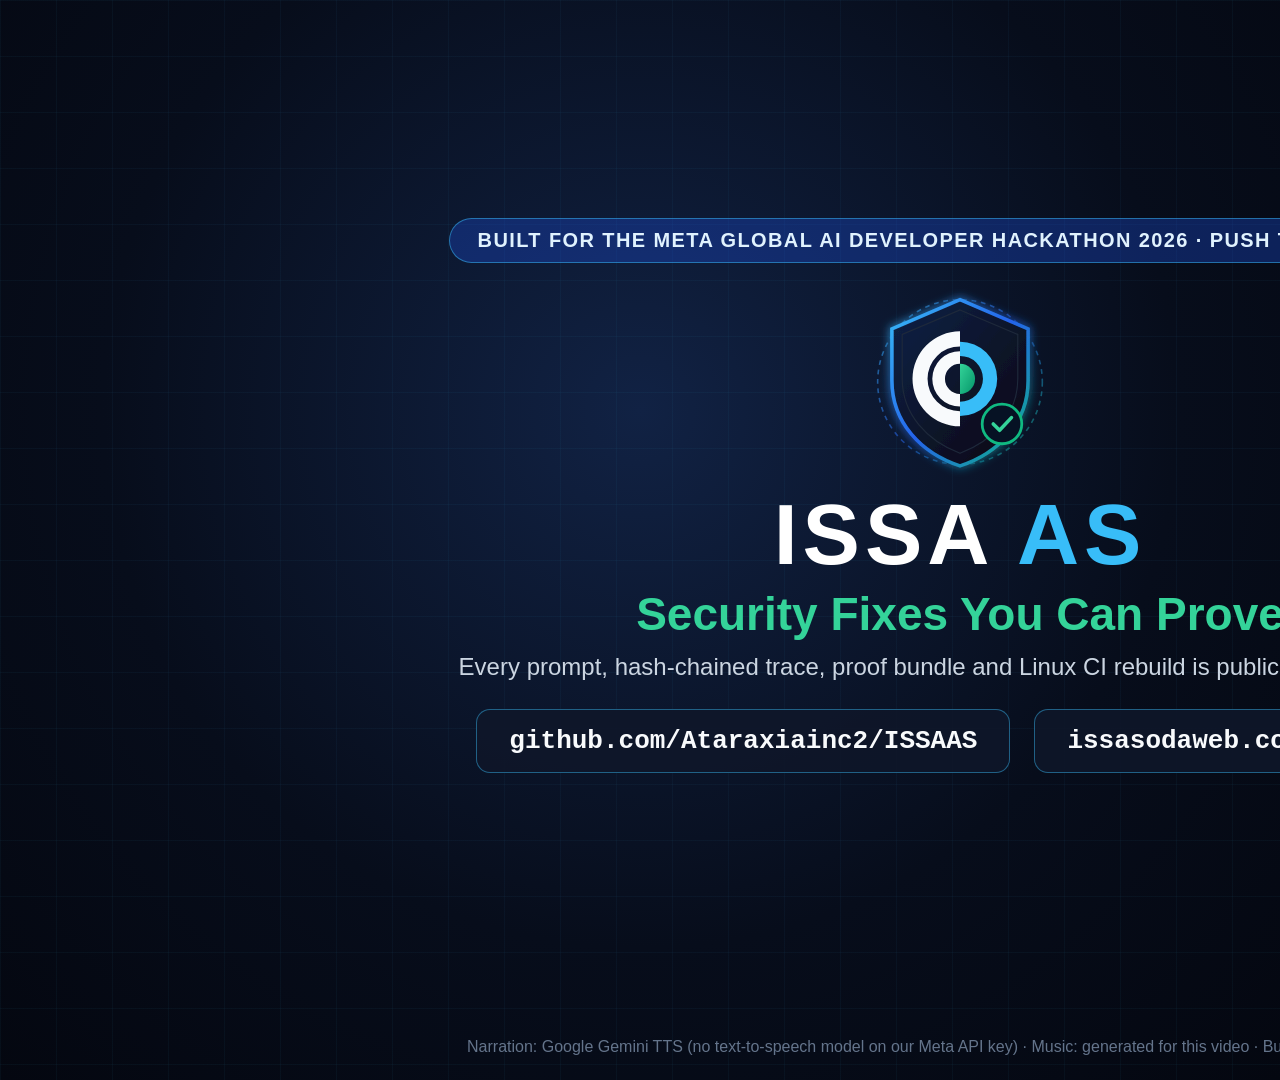
<file: video/assets/close-en.html>
<!DOCTYPE html>
<html>
<head>
<meta charset="utf-8">
<style>
  * { box-sizing: border-box; margin: 0; padding: 0; }
  body {
    width: 1920px; height: 1080px;
    background: radial-gradient(circle at 50% 38%, #112244 0%, #070d1b 58%, #040710 100%);
    font-family: 'Segoe UI', -apple-system, BlinkMacSystemFont, sans-serif;
    color: #f8fafc;
    display: flex;
    flex-direction: column;
    align-items: center;
    justify-content: center;
    overflow: hidden;
    position: relative;
    padding-bottom: 90px;
  }
  .grid {
    position: absolute; inset: 0;
    background-image:
      linear-gradient(to right, rgba(56, 189, 248, 0.045) 1px, transparent 1px),
      linear-gradient(to bottom, rgba(56, 189, 248, 0.045) 1px, transparent 1px);
    background-size: 56px 56px;
  }
  .top-pill {
    z-index: 2;
    background: rgba(29, 78, 216, 0.35);
    border: 1.5px solid rgba(56, 189, 248, 0.5);
    padding: 10px 28px;
    border-radius: 999px;
    font-size: 20px;
    font-weight: 800;
    letter-spacing: 1.4px;
    color: #e0f2fe;
    margin-bottom: 24px;
  }
  .logo-wrap {
    z-index: 2;
    width: 190px; height: 190px;
    margin-bottom: 14px;
  }
  .wordmark {
    z-index: 2;
    font-size: 86px;
    font-weight: 900;
    letter-spacing: 5px;
    line-height: 1;
    color: #fff;
    margin-bottom: 10px;
  }
  .wordmark span { color: #38bdf8; }
  .headline {
    z-index: 2;
    font-size: 46px;
    font-weight: 800;
    color: #34d399;
    margin-bottom: 12px;
  }
  .sub {
    z-index: 2;
    font-size: 24px;
    color: #cbd5e1;
    margin-bottom: 28px;
  }
  .links {
    z-index: 2;
    display: flex;
    gap: 24px;
  }
  .link-card {
    background: rgba(15, 23, 42, 0.9);
    border: 1.5px solid rgba(56, 189, 248, 0.45);
    padding: 16px 32px;
    border-radius: 14px;
    font-family: 'Consolas', monospace;
    font-size: 26px;
    font-weight: 700;
    color: #f8fafc;
  }
  .credit {
    position: absolute;
    bottom: 24px;
    z-index: 2;
    font-size: 16px;
    color: #64748b;
  }
</style>
</head>
<body>
  <div class="grid"></div>
  <div class="top-pill">BUILT FOR THE META GLOBAL AI DEVELOPER HACKATHON 2026 · PUSH THE FRONTIER</div>
  <div class="logo-wrap"><svg xmlns="http://www.w3.org/2000/svg" viewBox="0 0 240 240" width="100%" height="100%">
  <defs>
    <linearGradient id="shieldGrad" x1="0%" y1="0%" x2="100%" y2="100%">
      <stop offset="0%" stop-color="#132347"/>
      <stop offset="55%" stop-color="#0a1329"/>
      <stop offset="100%" stop-color="#050914"/>
    </linearGradient>
    <linearGradient id="rimGrad" x1="0%" y1="0%" x2="100%" y2="100%">
      <stop offset="0%" stop-color="#38bdf8"/>
      <stop offset="50%" stop-color="#2563eb"/>
      <stop offset="100%" stop-color="#10b981"/>
    </linearGradient>
    <linearGradient id="emeraldGrad" x1="0%" y1="0%" x2="100%" y2="100%">
      <stop offset="0%" stop-color="#34d399"/>
      <stop offset="100%" stop-color="#059669"/>
    </linearGradient>
    <filter id="glow" x="-20%" y="-20%" width="140%" height="140%">
      <feGaussianBlur stdDeviation="6" result="blur"/>
      <feComposite in="SourceGraphic" in2="blur" operator="over"/>
    </filter>
  </defs>

  <circle cx="120" cy="120" r="104" fill="none" stroke="url(#rimGrad)" stroke-width="2" stroke-dasharray="6 6" opacity="0.55"/>

  <path d="M120 16 L206 53 V118 C206 171 169 210 120 226 C71 210 34 171 34 118 V53 Z"
        fill="url(#shieldGrad)" stroke="url(#rimGrad)" stroke-width="4.5" filter="url(#glow)"/>

  <path d="M120 29 L193 60 V116 C193 161 161 195 120 210 C79 195 47 161 47 116 V60 Z"
        fill="none" stroke="#1e293b" stroke-width="1.5"/>

  <!-- ISSASODA Split Concentric Rings inside the Shield -->
  <path d="M120 56 A60 60 0 0 0 120 176 V157 A41 41 0 0 1 120 75 Z" fill="#f8fafc"/>
  <path d="M120 69 A47 47 0 0 1 120 163 V145 A29 29 0 0 0 120 87 Z" fill="#38bdf8"/>
  <path d="M120 81 A35 35 0 0 0 120 151 V135 A19 19 0 0 1 120 97 Z" fill="#f8fafc"/>
  <path d="M120 97 A19 19 0 0 1 120 135 Z" fill="url(#emeraldGrad)"/>

  <!-- Verification Checkmark Badge -->
  <circle cx="173" cy="173" r="25" fill="#061224" stroke="#10b981" stroke-width="3.5"/>
  <path d="M162 173 L170 181 L185 165" fill="none" stroke="#34d399" stroke-width="4.5" stroke-linecap="round" stroke-linejoin="round"/>
</svg></div>
  <div class="wordmark">ISSA <span>AS</span></div>
  <div class="headline">Security Fixes You Can Prove</div>
  <div class="sub">Every prompt, hash-chained trace, proof bundle and Linux CI rebuild is public in the repository.</div>
  <div class="links">
    <div class="link-card">github.com/Ataraxiainc2/ISSAAS</div>
    <div class="link-card">issasodaweb.com/issaas</div>
  </div>
  <div class="credit">Narration: Google Gemini TTS (no text-to-speech model on our Meta API key) · Music: generated for this video · Built with Meta Muse Code</div>
</body>
</html>
</file>
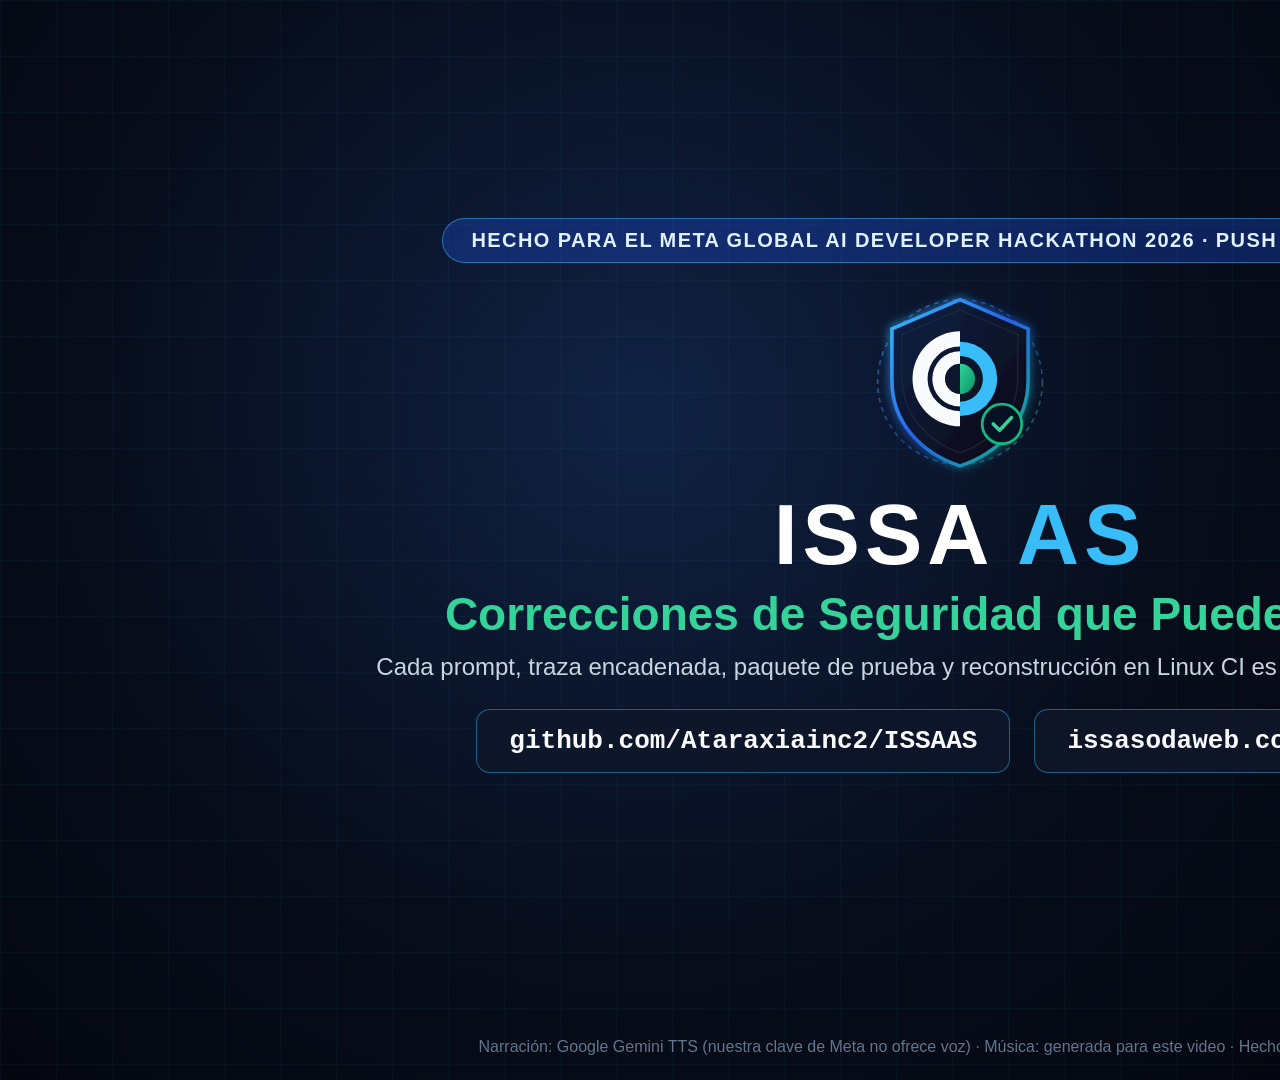
<file: video/assets/close-es.html>
<!DOCTYPE html>
<html>
<head>
<meta charset="utf-8">
<style>
  * { box-sizing: border-box; margin: 0; padding: 0; }
  body {
    width: 1920px; height: 1080px;
    background: radial-gradient(circle at 50% 38%, #112244 0%, #070d1b 58%, #040710 100%);
    font-family: 'Segoe UI', -apple-system, BlinkMacSystemFont, sans-serif;
    color: #f8fafc;
    display: flex;
    flex-direction: column;
    align-items: center;
    justify-content: center;
    overflow: hidden;
    position: relative;
    padding-bottom: 90px;
  }
  .grid {
    position: absolute; inset: 0;
    background-image:
      linear-gradient(to right, rgba(56, 189, 248, 0.045) 1px, transparent 1px),
      linear-gradient(to bottom, rgba(56, 189, 248, 0.045) 1px, transparent 1px);
    background-size: 56px 56px;
  }
  .top-pill {
    z-index: 2;
    background: rgba(29, 78, 216, 0.35);
    border: 1.5px solid rgba(56, 189, 248, 0.5);
    padding: 10px 28px;
    border-radius: 999px;
    font-size: 20px;
    font-weight: 800;
    letter-spacing: 1.4px;
    color: #e0f2fe;
    margin-bottom: 24px;
  }
  .logo-wrap {
    z-index: 2;
    width: 190px; height: 190px;
    margin-bottom: 14px;
  }
  .wordmark {
    z-index: 2;
    font-size: 86px;
    font-weight: 900;
    letter-spacing: 5px;
    line-height: 1;
    color: #fff;
    margin-bottom: 10px;
  }
  .wordmark span { color: #38bdf8; }
  .headline {
    z-index: 2;
    font-size: 46px;
    font-weight: 800;
    color: #34d399;
    margin-bottom: 12px;
  }
  .sub {
    z-index: 2;
    font-size: 24px;
    color: #cbd5e1;
    margin-bottom: 28px;
  }
  .links {
    z-index: 2;
    display: flex;
    gap: 24px;
  }
  .link-card {
    background: rgba(15, 23, 42, 0.9);
    border: 1.5px solid rgba(56, 189, 248, 0.45);
    padding: 16px 32px;
    border-radius: 14px;
    font-family: 'Consolas', monospace;
    font-size: 26px;
    font-weight: 700;
    color: #f8fafc;
  }
  .credit {
    position: absolute;
    bottom: 24px;
    z-index: 2;
    font-size: 16px;
    color: #64748b;
  }
</style>
</head>
<body>
  <div class="grid"></div>
  <div class="top-pill">HECHO PARA EL META GLOBAL AI DEVELOPER HACKATHON 2026 · PUSH THE FRONTIER</div>
  <div class="logo-wrap"><svg xmlns="http://www.w3.org/2000/svg" viewBox="0 0 240 240" width="100%" height="100%">
  <defs>
    <linearGradient id="shieldGrad" x1="0%" y1="0%" x2="100%" y2="100%">
      <stop offset="0%" stop-color="#132347"/>
      <stop offset="55%" stop-color="#0a1329"/>
      <stop offset="100%" stop-color="#050914"/>
    </linearGradient>
    <linearGradient id="rimGrad" x1="0%" y1="0%" x2="100%" y2="100%">
      <stop offset="0%" stop-color="#38bdf8"/>
      <stop offset="50%" stop-color="#2563eb"/>
      <stop offset="100%" stop-color="#10b981"/>
    </linearGradient>
    <linearGradient id="emeraldGrad" x1="0%" y1="0%" x2="100%" y2="100%">
      <stop offset="0%" stop-color="#34d399"/>
      <stop offset="100%" stop-color="#059669"/>
    </linearGradient>
    <filter id="glow" x="-20%" y="-20%" width="140%" height="140%">
      <feGaussianBlur stdDeviation="6" result="blur"/>
      <feComposite in="SourceGraphic" in2="blur" operator="over"/>
    </filter>
  </defs>

  <circle cx="120" cy="120" r="104" fill="none" stroke="url(#rimGrad)" stroke-width="2" stroke-dasharray="6 6" opacity="0.55"/>

  <path d="M120 16 L206 53 V118 C206 171 169 210 120 226 C71 210 34 171 34 118 V53 Z"
        fill="url(#shieldGrad)" stroke="url(#rimGrad)" stroke-width="4.5" filter="url(#glow)"/>

  <path d="M120 29 L193 60 V116 C193 161 161 195 120 210 C79 195 47 161 47 116 V60 Z"
        fill="none" stroke="#1e293b" stroke-width="1.5"/>

  <!-- ISSASODA Split Concentric Rings inside the Shield -->
  <path d="M120 56 A60 60 0 0 0 120 176 V157 A41 41 0 0 1 120 75 Z" fill="#f8fafc"/>
  <path d="M120 69 A47 47 0 0 1 120 163 V145 A29 29 0 0 0 120 87 Z" fill="#38bdf8"/>
  <path d="M120 81 A35 35 0 0 0 120 151 V135 A19 19 0 0 1 120 97 Z" fill="#f8fafc"/>
  <path d="M120 97 A19 19 0 0 1 120 135 Z" fill="url(#emeraldGrad)"/>

  <!-- Verification Checkmark Badge -->
  <circle cx="173" cy="173" r="25" fill="#061224" stroke="#10b981" stroke-width="3.5"/>
  <path d="M162 173 L170 181 L185 165" fill="none" stroke="#34d399" stroke-width="4.5" stroke-linecap="round" stroke-linejoin="round"/>
</svg></div>
  <div class="wordmark">ISSA <span>AS</span></div>
  <div class="headline">Correcciones de Seguridad que Puedes Probar</div>
  <div class="sub">Cada prompt, traza encadenada, paquete de prueba y reconstrucción en Linux CI es público en el repositorio.</div>
  <div class="links">
    <div class="link-card">github.com/Ataraxiainc2/ISSAAS</div>
    <div class="link-card">issasodaweb.com/issaas</div>
  </div>
  <div class="credit">Narración: Google Gemini TTS (nuestra clave de Meta no ofrece voz) · Música: generada para este video · Hecho con Meta Muse Code</div>
</body>
</html>
</file>
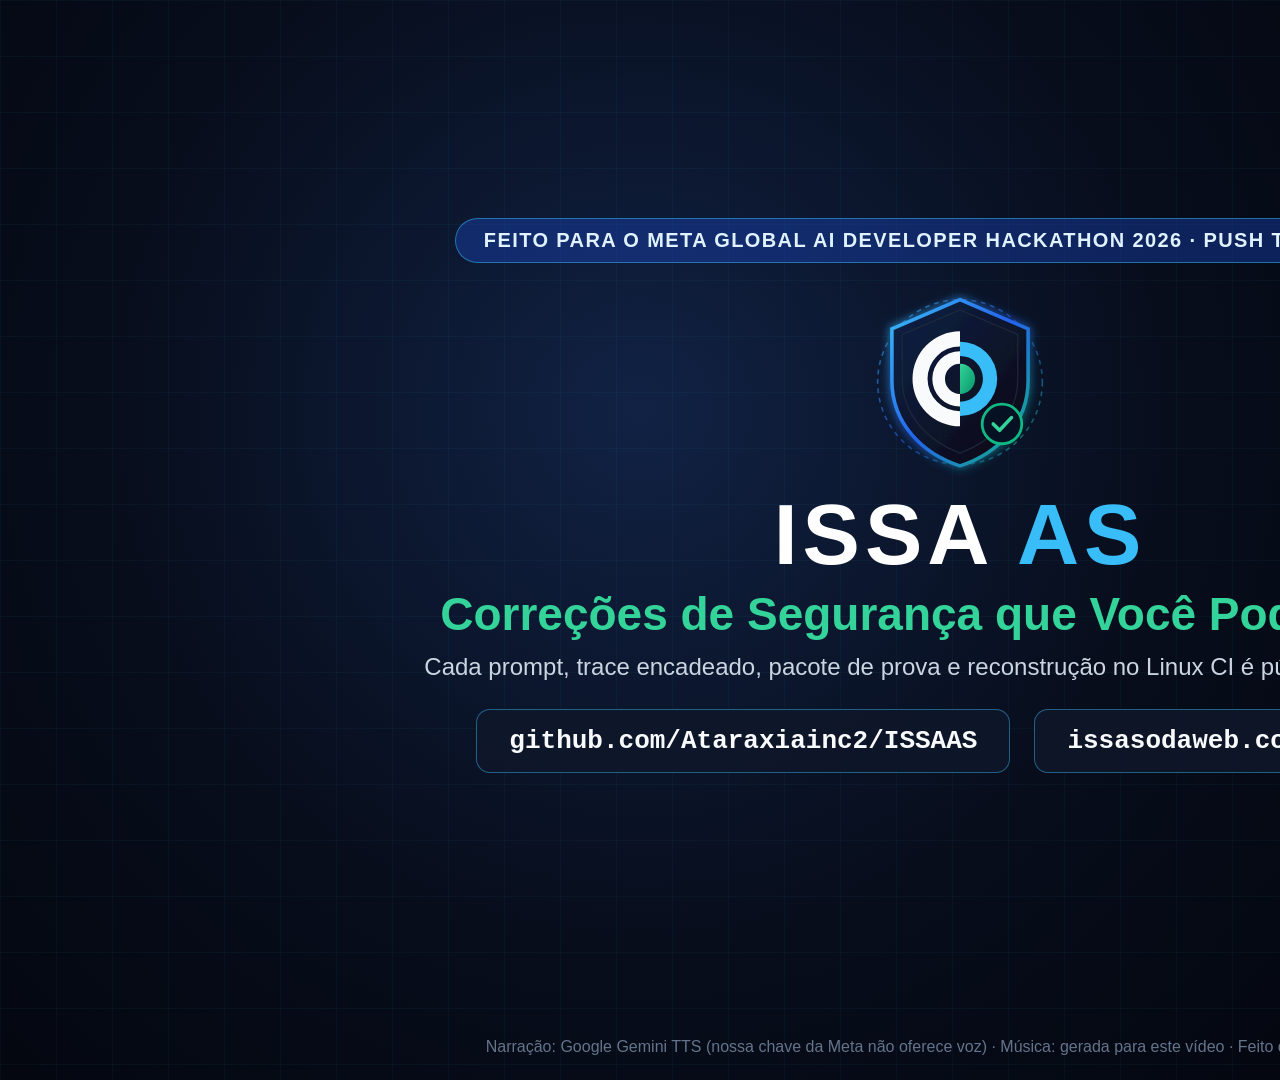
<file: video/assets/close-pt.html>
<!DOCTYPE html>
<html>
<head>
<meta charset="utf-8">
<style>
  * { box-sizing: border-box; margin: 0; padding: 0; }
  body {
    width: 1920px; height: 1080px;
    background: radial-gradient(circle at 50% 38%, #112244 0%, #070d1b 58%, #040710 100%);
    font-family: 'Segoe UI', -apple-system, BlinkMacSystemFont, sans-serif;
    color: #f8fafc;
    display: flex;
    flex-direction: column;
    align-items: center;
    justify-content: center;
    overflow: hidden;
    position: relative;
    padding-bottom: 90px;
  }
  .grid {
    position: absolute; inset: 0;
    background-image:
      linear-gradient(to right, rgba(56, 189, 248, 0.045) 1px, transparent 1px),
      linear-gradient(to bottom, rgba(56, 189, 248, 0.045) 1px, transparent 1px);
    background-size: 56px 56px;
  }
  .top-pill {
    z-index: 2;
    background: rgba(29, 78, 216, 0.35);
    border: 1.5px solid rgba(56, 189, 248, 0.5);
    padding: 10px 28px;
    border-radius: 999px;
    font-size: 20px;
    font-weight: 800;
    letter-spacing: 1.4px;
    color: #e0f2fe;
    margin-bottom: 24px;
  }
  .logo-wrap {
    z-index: 2;
    width: 190px; height: 190px;
    margin-bottom: 14px;
  }
  .wordmark {
    z-index: 2;
    font-size: 86px;
    font-weight: 900;
    letter-spacing: 5px;
    line-height: 1;
    color: #fff;
    margin-bottom: 10px;
  }
  .wordmark span { color: #38bdf8; }
  .headline {
    z-index: 2;
    font-size: 46px;
    font-weight: 800;
    color: #34d399;
    margin-bottom: 12px;
  }
  .sub {
    z-index: 2;
    font-size: 24px;
    color: #cbd5e1;
    margin-bottom: 28px;
  }
  .links {
    z-index: 2;
    display: flex;
    gap: 24px;
  }
  .link-card {
    background: rgba(15, 23, 42, 0.9);
    border: 1.5px solid rgba(56, 189, 248, 0.45);
    padding: 16px 32px;
    border-radius: 14px;
    font-family: 'Consolas', monospace;
    font-size: 26px;
    font-weight: 700;
    color: #f8fafc;
  }
  .credit {
    position: absolute;
    bottom: 24px;
    z-index: 2;
    font-size: 16px;
    color: #64748b;
  }
</style>
</head>
<body>
  <div class="grid"></div>
  <div class="top-pill">FEITO PARA O META GLOBAL AI DEVELOPER HACKATHON 2026 · PUSH THE FRONTIER</div>
  <div class="logo-wrap"><svg xmlns="http://www.w3.org/2000/svg" viewBox="0 0 240 240" width="100%" height="100%">
  <defs>
    <linearGradient id="shieldGrad" x1="0%" y1="0%" x2="100%" y2="100%">
      <stop offset="0%" stop-color="#132347"/>
      <stop offset="55%" stop-color="#0a1329"/>
      <stop offset="100%" stop-color="#050914"/>
    </linearGradient>
    <linearGradient id="rimGrad" x1="0%" y1="0%" x2="100%" y2="100%">
      <stop offset="0%" stop-color="#38bdf8"/>
      <stop offset="50%" stop-color="#2563eb"/>
      <stop offset="100%" stop-color="#10b981"/>
    </linearGradient>
    <linearGradient id="emeraldGrad" x1="0%" y1="0%" x2="100%" y2="100%">
      <stop offset="0%" stop-color="#34d399"/>
      <stop offset="100%" stop-color="#059669"/>
    </linearGradient>
    <filter id="glow" x="-20%" y="-20%" width="140%" height="140%">
      <feGaussianBlur stdDeviation="6" result="blur"/>
      <feComposite in="SourceGraphic" in2="blur" operator="over"/>
    </filter>
  </defs>

  <circle cx="120" cy="120" r="104" fill="none" stroke="url(#rimGrad)" stroke-width="2" stroke-dasharray="6 6" opacity="0.55"/>

  <path d="M120 16 L206 53 V118 C206 171 169 210 120 226 C71 210 34 171 34 118 V53 Z"
        fill="url(#shieldGrad)" stroke="url(#rimGrad)" stroke-width="4.5" filter="url(#glow)"/>

  <path d="M120 29 L193 60 V116 C193 161 161 195 120 210 C79 195 47 161 47 116 V60 Z"
        fill="none" stroke="#1e293b" stroke-width="1.5"/>

  <!-- ISSASODA Split Concentric Rings inside the Shield -->
  <path d="M120 56 A60 60 0 0 0 120 176 V157 A41 41 0 0 1 120 75 Z" fill="#f8fafc"/>
  <path d="M120 69 A47 47 0 0 1 120 163 V145 A29 29 0 0 0 120 87 Z" fill="#38bdf8"/>
  <path d="M120 81 A35 35 0 0 0 120 151 V135 A19 19 0 0 1 120 97 Z" fill="#f8fafc"/>
  <path d="M120 97 A19 19 0 0 1 120 135 Z" fill="url(#emeraldGrad)"/>

  <!-- Verification Checkmark Badge -->
  <circle cx="173" cy="173" r="25" fill="#061224" stroke="#10b981" stroke-width="3.5"/>
  <path d="M162 173 L170 181 L185 165" fill="none" stroke="#34d399" stroke-width="4.5" stroke-linecap="round" stroke-linejoin="round"/>
</svg></div>
  <div class="wordmark">ISSA <span>AS</span></div>
  <div class="headline">Correções de Segurança que Você Pode Provar</div>
  <div class="sub">Cada prompt, trace encadeado, pacote de prova e reconstrução no Linux CI é público no repositório.</div>
  <div class="links">
    <div class="link-card">github.com/Ataraxiainc2/ISSAAS</div>
    <div class="link-card">issasodaweb.com/issaas</div>
  </div>
  <div class="credit">Narração: Google Gemini TTS (nossa chave da Meta não oferece voz) · Música: gerada para este vídeo · Feito com Meta Muse Code</div>
</body>
</html>
</file>
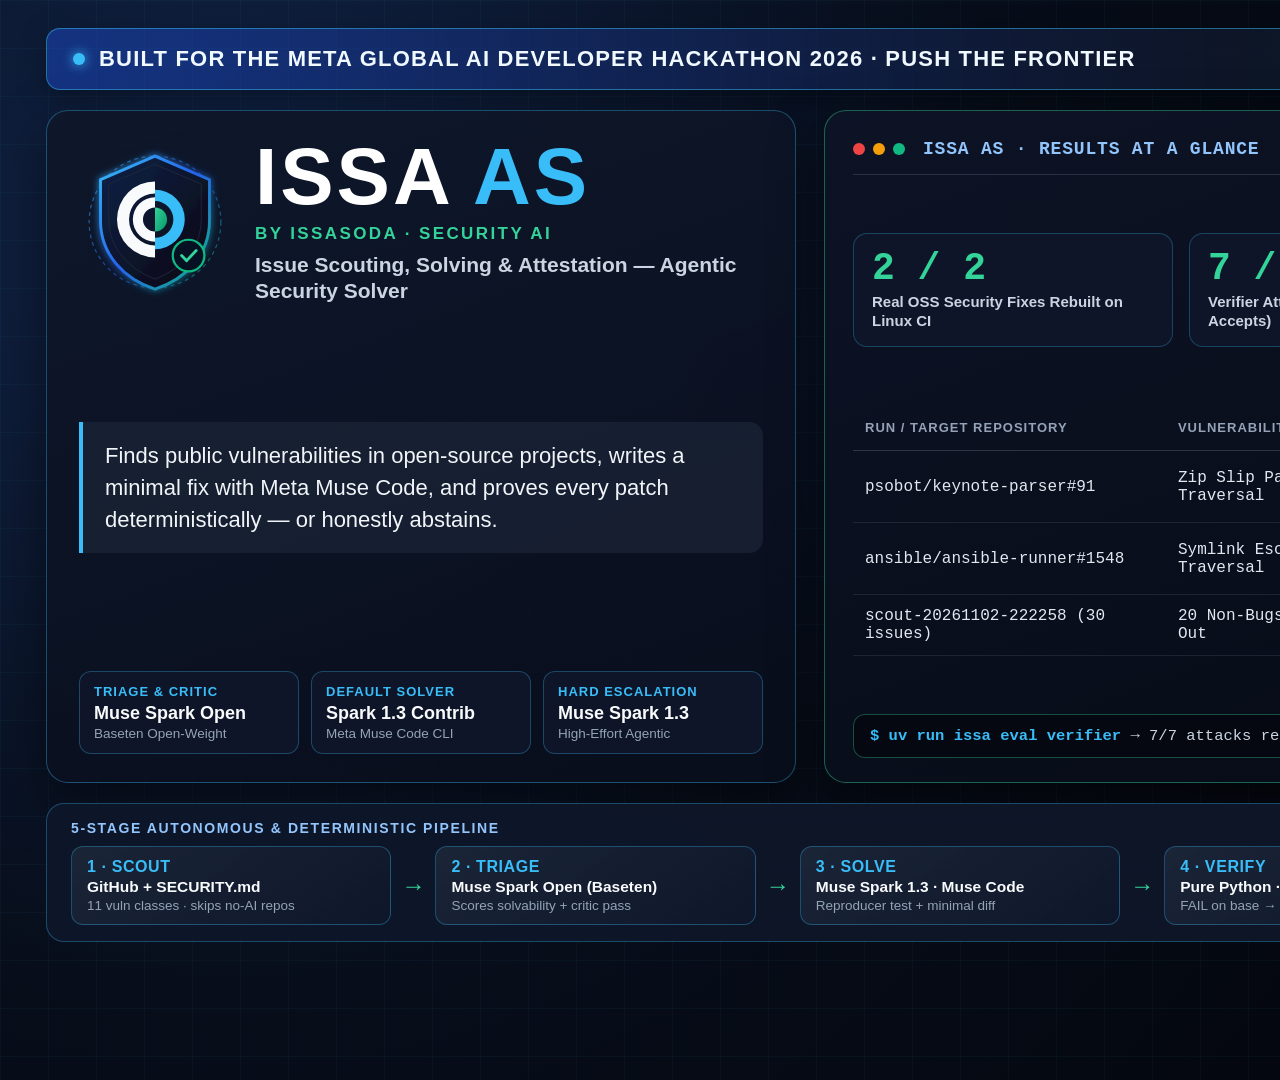
<file: video/assets/intro-en.html>
<!DOCTYPE html>
<html>
<head>
<meta charset="utf-8">
<style>
  * { box-sizing: border-box; margin: 0; padding: 0; }
  body {
    width: 1920px; height: 1080px;
    background: radial-gradient(circle at 18% 22%, #112448 0%, #070d19 58%, #04070f 100%);
    font-family: 'Segoe UI', -apple-system, BlinkMacSystemFont, sans-serif;
    color: #f8fafc;
    overflow: hidden;
    position: relative;
    padding: 28px 46px 138px 46px;
    display: flex;
    flex-direction: column;
    gap: 20px;
  }
  .bg-grid {
    position: absolute; inset: 0;
    background-image:
      linear-gradient(to right, rgba(56, 189, 248, 0.045) 1px, transparent 1px),
      linear-gradient(to bottom, rgba(56, 189, 248, 0.045) 1px, transparent 1px);
    background-size: 48px 48px;
    pointer-events: none;
  }
  .top-bar {
    z-index: 2;
    display: flex;
    align-items: center;
    justify-content: space-between;
    background: linear-gradient(90deg, rgba(29, 78, 216, 0.45) 0%, rgba(15, 23, 42, 0.88) 65%, rgba(6, 78, 59, 0.48) 100%);
    border: 1.5px solid rgba(56, 189, 248, 0.5);
    border-radius: 14px;
    padding: 13px 26px;
    box-shadow: 0 8px 28px rgba(0, 0, 0, 0.35);
  }
  .top-left {
    display: flex;
    align-items: center;
    gap: 14px;
    font-size: 22px;
    font-weight: 800;
    letter-spacing: 1.2px;
    color: #f0f9ff;
  }
  .meta-dot {
    width: 12px; height: 12px; border-radius: 50%;
    background: #38bdf8;
    box-shadow: 0 0 12px #38bdf8;
  }
  .top-right {
    display: flex;
    align-items: center;
    gap: 10px;
    background: rgba(16, 185, 129, 0.2);
    border: 1px solid rgba(52, 211, 153, 0.6);
    color: #6ee7b7;
    padding: 6px 18px;
    border-radius: 999px;
    font-size: 17px;
    font-weight: 700;
    letter-spacing: 0.8px;
  }
  .live-dot {
    width: 10px; height: 10px; border-radius: 50%;
    background: #34d399;
    box-shadow: 0 0 10px #34d399;
  }

  .main-grid {
    z-index: 2;
    display: grid;
    grid-template-columns: 750px 1fr;
    gap: 28px;
    flex: 1;
    align-items: stretch;
  }

  .brand-card {
    background: linear-gradient(160deg, rgba(15, 23, 42, 0.94) 0%, rgba(9, 14, 28, 0.97) 100%);
    border: 1.5px solid rgba(56, 189, 248, 0.36);
    border-radius: 22px;
    padding: 28px 32px;
    display: flex;
    flex-direction: column;
    justify-content: space-between;
    box-shadow: 0 20px 50px rgba(0, 0, 0, 0.5);
  }
  .brand-header {
    display: flex;
    align-items: center;
    gap: 24px;
  }
  .logo-box {
    width: 152px; height: 152px;
    flex-shrink: 0;
  }
  .brand-titles h1 {
    font-size: 80px;
    font-weight: 900;
    letter-spacing: 3px;
    line-height: 0.96;
    color: #ffffff;
  }
  .brand-titles h1 span {
    color: #38bdf8;
  }
  .brand-origin {
    margin-top: 8px;
    font-size: 17px;
    font-weight: 800;
    letter-spacing: 2.4px;
    color: #34d399;
    text-transform: uppercase;
  }
  .brand-sub {
    margin-top: 8px;
    font-size: 21px;
    font-weight: 600;
    color: #cbd5e1;
    line-height: 1.25;
  }
  .pitch-box {
    background: rgba(30, 41, 59, 0.6);
    border-left: 4px solid #38bdf8;
    padding: 18px 22px;
    border-radius: 0 14px 14px 0;
    font-size: 22px;
    line-height: 1.45;
    color: #f1f5f9;
  }
  .model-badges {
    display: grid;
    grid-template-columns: repeat(3, 1fr);
    gap: 12px;
  }
  .m-badge {
    background: rgba(15, 23, 42, 0.95);
    border: 1px solid rgba(56, 189, 248, 0.3);
    border-radius: 12px;
    padding: 12px 14px;
  }
  .m-role {
    font-size: 13px;
    font-weight: 800;
    text-transform: uppercase;
    letter-spacing: 1px;
    color: #38bdf8;
  }
  .m-name {
    font-size: 18px;
    font-weight: 800;
    color: #f8fafc;
    margin-top: 4px;
  }
  .m-host {
    font-size: 13.5px;
    color: #94a3b8;
    margin-top: 2px;
  }

  .hud-card {
    background: linear-gradient(160deg, rgba(13, 20, 38, 0.96) 0%, rgba(7, 11, 22, 0.98) 100%);
    border: 1.5px solid rgba(52, 211, 153, 0.42);
    border-radius: 22px;
    padding: 24px 28px;
    display: flex;
    flex-direction: column;
    justify-content: space-between;
    box-shadow: 0 20px 50px rgba(0, 0, 0, 0.55);
  }
  .hud-top {
    display: flex;
    align-items: center;
    justify-content: space-between;
    border-bottom: 1px solid rgba(148, 163, 184, 0.22);
    padding-bottom: 12px;
  }
  .win-dots {
    display: flex; gap: 8px; align-items: center;
  }
  .win-dot { width: 12px; height: 12px; border-radius: 50%; }
  .hud-title {
    font-family: 'Consolas', monospace;
    font-size: 18px;
    font-weight: 700;
    color: #93c5fd;
    letter-spacing: 0.8px;
  }
  .hud-url {
    font-family: 'Consolas', monospace;
    font-size: 15px;
    color: #6ee7b7;
    background: rgba(6, 78, 59, 0.45);
    padding: 4px 12px;
    border-radius: 6px;
    border: 1px solid rgba(52, 211, 153, 0.4);
  }

  .kpi-row {
    display: grid;
    grid-template-columns: repeat(3, 1fr);
    gap: 16px;
  }
  .kpi-box {
    background: rgba(15, 23, 42, 0.9);
    border: 1px solid rgba(56, 189, 248, 0.28);
    border-radius: 14px;
    padding: 15px 18px;
  }
  .kpi-val {
    font-size: 38px;
    font-weight: 900;
    color: #34d399;
    font-family: 'Consolas', monospace;
    line-height: 1.05;
  }
  .kpi-lbl {
    font-size: 15px;
    font-weight: 600;
    color: #cbd5e1;
    margin-top: 5px;
    line-height: 1.25;
  }

  .runs-table {
    width: 100%;
    border-collapse: collapse;
    font-size: 16px;
  }
  .runs-table th {
    text-align: left;
    font-size: 13px;
    text-transform: uppercase;
    letter-spacing: 1px;
    color: #94a3b8;
    padding: 8px 12px;
    border-bottom: 1px solid rgba(148, 163, 184, 0.25);
  }
  .runs-table td {
    padding: 12px 12px;
    border-bottom: 1px solid rgba(148, 163, 184, 0.14);
    font-family: 'Consolas', monospace;
    color: #e2e8f0;
  }
  .pill-ok {
    display: inline-block;
    background: rgba(16, 185, 129, 0.22);
    border: 1px solid #10b981;
    color: #6ee7b7;
    font-weight: 700;
    padding: 3px 10px;
    border-radius: 999px;
    font-size: 14px;
  }
  .pill-ci {
    display: inline-block;
    background: rgba(37, 99, 235, 0.28);
    border: 1px solid #3b82f6;
    color: #93c5fd;
    font-weight: 700;
    padding: 3px 9px;
    border-radius: 999px;
    font-size: 13px;
    margin-left: 6px;
  }

  .term-strip {
    background: #050811;
    border: 1px solid rgba(52, 211, 153, 0.35);
    border-radius: 12px;
    padding: 12px 16px;
    font-family: 'Consolas', monospace;
    font-size: 15.5px;
    color: #cbd5e1;
    display: flex;
    justify-content: space-between;
    align-items: center;
  }
  .term-strip .cmd { color: #38bdf8; font-weight: 700; }
  .term-strip .ok { color: #34d399; font-weight: 700; }

  .pipeline-wrap {
    z-index: 2;
    background: rgba(15, 23, 42, 0.92);
    border: 1.5px solid rgba(56, 189, 248, 0.32);
    border-radius: 18px;
    padding: 16px 24px;
  }
  .pipe-hdr {
    font-size: 14px;
    font-weight: 800;
    letter-spacing: 1.6px;
    color: #93c5fd;
    margin-bottom: 10px;
    display: flex;
    justify-content: space-between;
  }
  .pipe-row {
    display: flex;
    align-items: center;
    justify-content: space-between;
    gap: 10px;
  }
  .stage-card {
    flex: 1;
    background: linear-gradient(145deg, rgba(30, 41, 59, 0.8), rgba(15, 23, 42, 0.96));
    border: 1px solid rgba(56, 189, 248, 0.32);
    border-radius: 12px;
    padding: 11px 15px;
  }
  .st-title {
    font-size: 16px;
    font-weight: 800;
    color: #38bdf8;
    letter-spacing: 0.6px;
  }
  .st-model {
    font-size: 15.5px;
    font-weight: 700;
    color: #f8fafc;
    margin-top: 2px;
  }
  .st-desc {
    font-size: 13.5px;
    color: #94a3b8;
    margin-top: 2px;
  }
  .stage-arrow {
    font-size: 24px;
    font-weight: 900;
    color: #34d399;
  }
</style>
</head>
<body>
  <div class="bg-grid"></div>

  <div class="top-bar">
    <div class="top-left">
      <div class="meta-dot"></div>
      <span>BUILT FOR THE META GLOBAL AI DEVELOPER HACKATHON 2026 · PUSH THE FRONTIER</span>
    </div>
    <div class="top-right">
      <div class="live-dot"></div>
      <span>VERIFIED RESULTS · FROM THE REPO</span>
    </div>
  </div>

  <div class="main-grid">
    <div class="brand-card">
      <div class="brand-header">
        <div class="logo-box"><svg xmlns="http://www.w3.org/2000/svg" viewBox="0 0 240 240" width="100%" height="100%">
  <defs>
    <linearGradient id="shieldGrad" x1="0%" y1="0%" x2="100%" y2="100%">
      <stop offset="0%" stop-color="#132347"/>
      <stop offset="55%" stop-color="#0a1329"/>
      <stop offset="100%" stop-color="#050914"/>
    </linearGradient>
    <linearGradient id="rimGrad" x1="0%" y1="0%" x2="100%" y2="100%">
      <stop offset="0%" stop-color="#38bdf8"/>
      <stop offset="50%" stop-color="#2563eb"/>
      <stop offset="100%" stop-color="#10b981"/>
    </linearGradient>
    <linearGradient id="emeraldGrad" x1="0%" y1="0%" x2="100%" y2="100%">
      <stop offset="0%" stop-color="#34d399"/>
      <stop offset="100%" stop-color="#059669"/>
    </linearGradient>
    <filter id="glow" x="-20%" y="-20%" width="140%" height="140%">
      <feGaussianBlur stdDeviation="6" result="blur"/>
      <feComposite in="SourceGraphic" in2="blur" operator="over"/>
    </filter>
  </defs>

  <circle cx="120" cy="120" r="104" fill="none" stroke="url(#rimGrad)" stroke-width="2" stroke-dasharray="6 6" opacity="0.55"/>

  <path d="M120 16 L206 53 V118 C206 171 169 210 120 226 C71 210 34 171 34 118 V53 Z"
        fill="url(#shieldGrad)" stroke="url(#rimGrad)" stroke-width="4.5" filter="url(#glow)"/>

  <path d="M120 29 L193 60 V116 C193 161 161 195 120 210 C79 195 47 161 47 116 V60 Z"
        fill="none" stroke="#1e293b" stroke-width="1.5"/>

  <!-- ISSASODA Split Concentric Rings inside the Shield -->
  <path d="M120 56 A60 60 0 0 0 120 176 V157 A41 41 0 0 1 120 75 Z" fill="#f8fafc"/>
  <path d="M120 69 A47 47 0 0 1 120 163 V145 A29 29 0 0 0 120 87 Z" fill="#38bdf8"/>
  <path d="M120 81 A35 35 0 0 0 120 151 V135 A19 19 0 0 1 120 97 Z" fill="#f8fafc"/>
  <path d="M120 97 A19 19 0 0 1 120 135 Z" fill="url(#emeraldGrad)"/>

  <!-- Verification Checkmark Badge -->
  <circle cx="173" cy="173" r="25" fill="#061224" stroke="#10b981" stroke-width="3.5"/>
  <path d="M162 173 L170 181 L185 165" fill="none" stroke="#34d399" stroke-width="4.5" stroke-linecap="round" stroke-linejoin="round"/>
</svg></div>
        <div class="brand-titles">
          <h1>ISSA <span>AS</span></h1>
          <div class="brand-origin">BY ISSASODA · SECURITY AI</div>
          <div class="brand-sub">Issue Scouting, Solving & Attestation — Agentic Security Solver</div>
        </div>
      </div>
      <div class="pitch-box">Finds public vulnerabilities in open-source projects, writes a minimal fix with Meta Muse Code, and proves every patch deterministically — or honestly abstains.</div>
      <div class="model-badges">
        <div class="m-badge">
          <div class="m-role">Triage &amp; Critic</div>
          <div class="m-name">Muse Spark Open</div>
          <div class="m-host">Baseten Open-Weight</div>
        </div>
        <div class="m-badge">
          <div class="m-role">Default Solver</div>
          <div class="m-name">Spark 1.3 Contrib</div>
          <div class="m-host">Meta Muse Code CLI</div>
        </div>
        <div class="m-badge">
          <div class="m-role">Hard Escalation</div>
          <div class="m-name">Muse Spark 1.3</div>
          <div class="m-host">High-Effort Agentic</div>
        </div>
      </div>
    </div>

    <div class="hud-card">
      <div class="hud-top">
        <div class="win-dots">
          <div class="win-dot" style="background:#ef4444"></div>
          <div class="win-dot" style="background:#f59e0b"></div>
          <div class="win-dot" style="background:#10b981"></div>
          <span class="hud-title" style="margin-left:10px;">ISSA AS · RESULTS AT A GLANCE</span>
        </div>
        <div class="hud-url">from the repository · 2026-11-03</div>
      </div>

      <div class="kpi-row">
        <div class="kpi-box">
          <div class="kpi-val">2 / 2</div>
          <div class="kpi-lbl">Real OSS Security Fixes Rebuilt on Linux CI</div>
        </div>
        <div class="kpi-box">
          <div class="kpi-val">7 / 7</div>
          <div class="kpi-lbl">Verifier Attacks Rejected (0 False Accepts)</div>
        </div>
        <div class="kpi-box">
          <div class="kpi-val">≈ $4.4</div>
          <div class="kpi-lbl">Meta budget spent of $150 (build, fixes, video)</div>
        </div>
      </div>

      <table class="runs-table">
        <thead>
          <tr>
            <th>RUN / TARGET REPOSITORY</th>
            <th>VULNERABILITY CLASS</th>
            <th>MODEL / ROUTING</th>
            <th>DETERMINISTIC VERDICT</th>
          </tr>
        </thead>
        <tbody>
          <tr>
            <td>psobot/keynote-parser#91</td>
            <td>Zip Slip Path Traversal</td>
            <td>muse-spark-1.3-contributor</td>
            <td><span class="pill-ok">VERIFIED</span><span class="pill-ci">Linux CI</span></td>
          </tr>
          <tr>
            <td>ansible/ansible-runner#1548</td>
            <td>Symlink Escape Traversal</td>
            <td>muse-spark-1.3 (high)</td>
            <td><span class="pill-ok">VERIFIED</span><span class="pill-ci">Linux CI</span></td>
          </tr>
          <tr>
            <td>scout-20261102-222258 (30 issues)</td>
            <td>20 Non-Bugs Filtered Out</td>
            <td>muse-spark-open (Baseten)</td>
            <td><span class="pill-ok">TRIAGED · Baseten</span></td>
          </tr>
        </tbody>
      </table>

      <div class="term-strip">
        <span><span class="cmd">$ uv run issa eval verifier</span> → 7/7 attacks rejected · real fix accepted · 1 known limit</span>
        <span class="ok">SHA-256 CHAIN OK</span>
      </div>
    </div>
  </div>

  <div class="pipeline-wrap">
    <div class="pipe-hdr">
      <span>5-STAGE AUTONOMOUS & DETERMINISTIC PIPELINE</span>
      <span style="color:#94a3b8;font-family:Consolas,monospace;">github.com/Ataraxiainc2/ISSAAS · issasodaweb.com/issaas</span>
    </div>
    <div class="pipe-row">
      
        <div class="stage-card">
          <div class="st-title">1 · SCOUT</div>
          <div class="st-model">GitHub + SECURITY.md</div>
          <div class="st-desc">11 vuln classes · skips no-AI repos</div>
        </div><div class="stage-arrow">→</div>
        
        <div class="stage-card">
          <div class="st-title">2 · TRIAGE</div>
          <div class="st-model">Muse Spark Open (Baseten)</div>
          <div class="st-desc">Scores solvability + critic pass</div>
        </div><div class="stage-arrow">→</div>
        
        <div class="stage-card">
          <div class="st-title">3 · SOLVE</div>
          <div class="st-model">Muse Spark 1.3 · Muse Code</div>
          <div class="st-desc">Reproducer test + minimal diff</div>
        </div><div class="stage-arrow">→</div>
        
        <div class="stage-card">
          <div class="st-title">4 · VERIFY</div>
          <div class="st-model">Pure Python · No LLM</div>
          <div class="st-desc">FAIL on base → PASS on patched</div>
        </div><div class="stage-arrow">→</div>
        
        <div class="stage-card">
          <div class="st-title">5 · ATTEST</div>
          <div class="st-model">Proof bundle + hash chain</div>
          <div class="st-desc">Rebuilt keyless on Linux CI</div>
        </div>
        
    </div>
  </div>
</body>
</html>
</file>
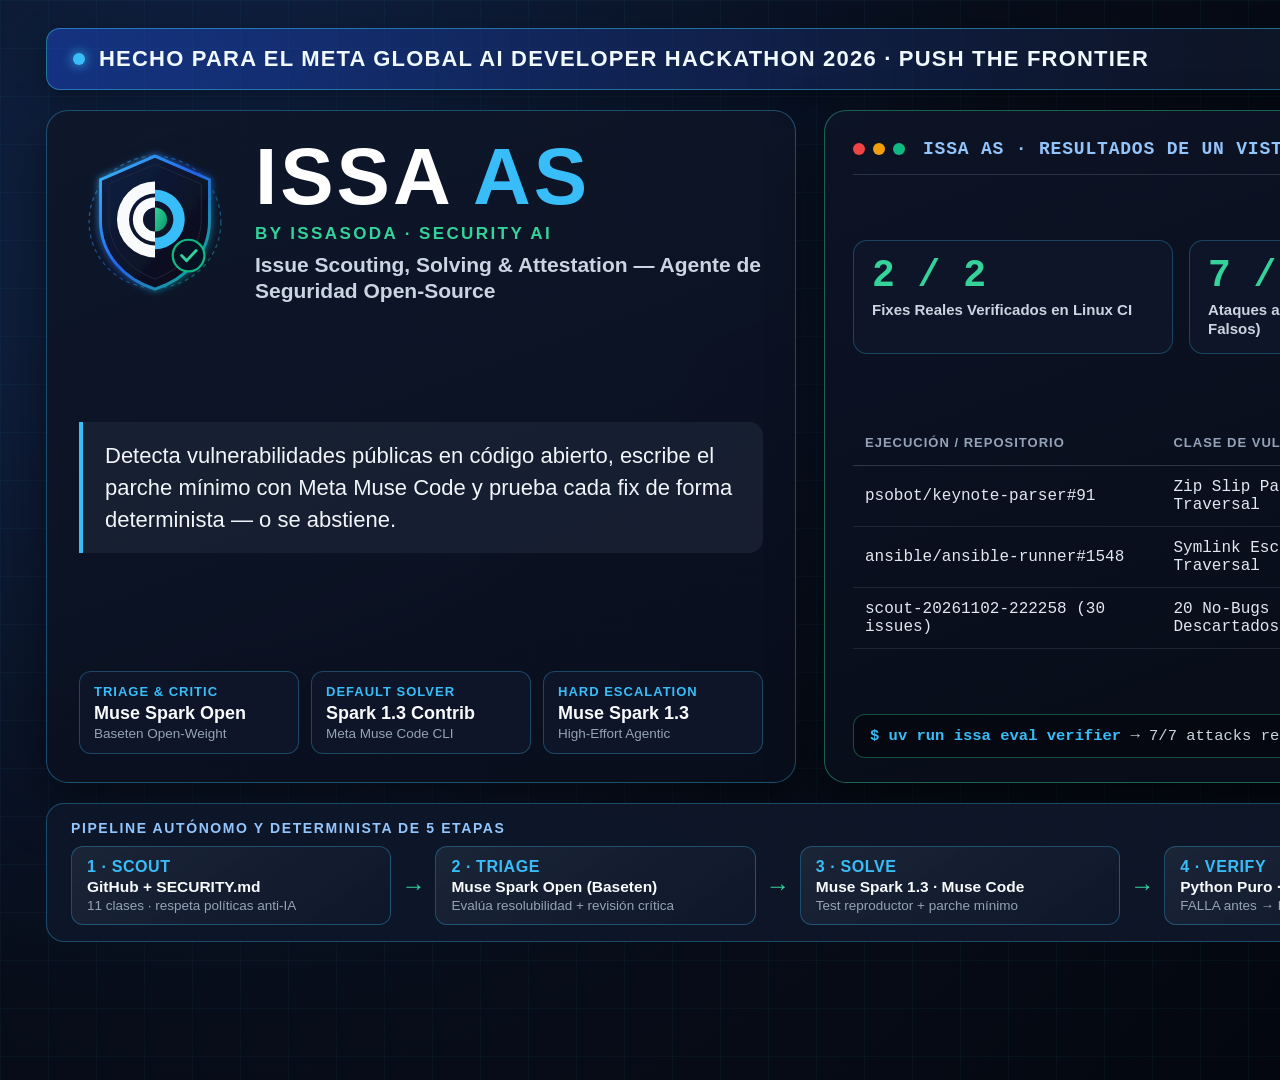
<file: video/assets/intro-es.html>
<!DOCTYPE html>
<html>
<head>
<meta charset="utf-8">
<style>
  * { box-sizing: border-box; margin: 0; padding: 0; }
  body {
    width: 1920px; height: 1080px;
    background: radial-gradient(circle at 18% 22%, #112448 0%, #070d19 58%, #04070f 100%);
    font-family: 'Segoe UI', -apple-system, BlinkMacSystemFont, sans-serif;
    color: #f8fafc;
    overflow: hidden;
    position: relative;
    padding: 28px 46px 138px 46px;
    display: flex;
    flex-direction: column;
    gap: 20px;
  }
  .bg-grid {
    position: absolute; inset: 0;
    background-image:
      linear-gradient(to right, rgba(56, 189, 248, 0.045) 1px, transparent 1px),
      linear-gradient(to bottom, rgba(56, 189, 248, 0.045) 1px, transparent 1px);
    background-size: 48px 48px;
    pointer-events: none;
  }
  .top-bar {
    z-index: 2;
    display: flex;
    align-items: center;
    justify-content: space-between;
    background: linear-gradient(90deg, rgba(29, 78, 216, 0.45) 0%, rgba(15, 23, 42, 0.88) 65%, rgba(6, 78, 59, 0.48) 100%);
    border: 1.5px solid rgba(56, 189, 248, 0.5);
    border-radius: 14px;
    padding: 13px 26px;
    box-shadow: 0 8px 28px rgba(0, 0, 0, 0.35);
  }
  .top-left {
    display: flex;
    align-items: center;
    gap: 14px;
    font-size: 22px;
    font-weight: 800;
    letter-spacing: 1.2px;
    color: #f0f9ff;
  }
  .meta-dot {
    width: 12px; height: 12px; border-radius: 50%;
    background: #38bdf8;
    box-shadow: 0 0 12px #38bdf8;
  }
  .top-right {
    display: flex;
    align-items: center;
    gap: 10px;
    background: rgba(16, 185, 129, 0.2);
    border: 1px solid rgba(52, 211, 153, 0.6);
    color: #6ee7b7;
    padding: 6px 18px;
    border-radius: 999px;
    font-size: 17px;
    font-weight: 700;
    letter-spacing: 0.8px;
  }
  .live-dot {
    width: 10px; height: 10px; border-radius: 50%;
    background: #34d399;
    box-shadow: 0 0 10px #34d399;
  }

  .main-grid {
    z-index: 2;
    display: grid;
    grid-template-columns: 750px 1fr;
    gap: 28px;
    flex: 1;
    align-items: stretch;
  }

  .brand-card {
    background: linear-gradient(160deg, rgba(15, 23, 42, 0.94) 0%, rgba(9, 14, 28, 0.97) 100%);
    border: 1.5px solid rgba(56, 189, 248, 0.36);
    border-radius: 22px;
    padding: 28px 32px;
    display: flex;
    flex-direction: column;
    justify-content: space-between;
    box-shadow: 0 20px 50px rgba(0, 0, 0, 0.5);
  }
  .brand-header {
    display: flex;
    align-items: center;
    gap: 24px;
  }
  .logo-box {
    width: 152px; height: 152px;
    flex-shrink: 0;
  }
  .brand-titles h1 {
    font-size: 80px;
    font-weight: 900;
    letter-spacing: 3px;
    line-height: 0.96;
    color: #ffffff;
  }
  .brand-titles h1 span {
    color: #38bdf8;
  }
  .brand-origin {
    margin-top: 8px;
    font-size: 17px;
    font-weight: 800;
    letter-spacing: 2.4px;
    color: #34d399;
    text-transform: uppercase;
  }
  .brand-sub {
    margin-top: 8px;
    font-size: 21px;
    font-weight: 600;
    color: #cbd5e1;
    line-height: 1.25;
  }
  .pitch-box {
    background: rgba(30, 41, 59, 0.6);
    border-left: 4px solid #38bdf8;
    padding: 18px 22px;
    border-radius: 0 14px 14px 0;
    font-size: 22px;
    line-height: 1.45;
    color: #f1f5f9;
  }
  .model-badges {
    display: grid;
    grid-template-columns: repeat(3, 1fr);
    gap: 12px;
  }
  .m-badge {
    background: rgba(15, 23, 42, 0.95);
    border: 1px solid rgba(56, 189, 248, 0.3);
    border-radius: 12px;
    padding: 12px 14px;
  }
  .m-role {
    font-size: 13px;
    font-weight: 800;
    text-transform: uppercase;
    letter-spacing: 1px;
    color: #38bdf8;
  }
  .m-name {
    font-size: 18px;
    font-weight: 800;
    color: #f8fafc;
    margin-top: 4px;
  }
  .m-host {
    font-size: 13.5px;
    color: #94a3b8;
    margin-top: 2px;
  }

  .hud-card {
    background: linear-gradient(160deg, rgba(13, 20, 38, 0.96) 0%, rgba(7, 11, 22, 0.98) 100%);
    border: 1.5px solid rgba(52, 211, 153, 0.42);
    border-radius: 22px;
    padding: 24px 28px;
    display: flex;
    flex-direction: column;
    justify-content: space-between;
    box-shadow: 0 20px 50px rgba(0, 0, 0, 0.55);
  }
  .hud-top {
    display: flex;
    align-items: center;
    justify-content: space-between;
    border-bottom: 1px solid rgba(148, 163, 184, 0.22);
    padding-bottom: 12px;
  }
  .win-dots {
    display: flex; gap: 8px; align-items: center;
  }
  .win-dot { width: 12px; height: 12px; border-radius: 50%; }
  .hud-title {
    font-family: 'Consolas', monospace;
    font-size: 18px;
    font-weight: 700;
    color: #93c5fd;
    letter-spacing: 0.8px;
  }
  .hud-url {
    font-family: 'Consolas', monospace;
    font-size: 15px;
    color: #6ee7b7;
    background: rgba(6, 78, 59, 0.45);
    padding: 4px 12px;
    border-radius: 6px;
    border: 1px solid rgba(52, 211, 153, 0.4);
  }

  .kpi-row {
    display: grid;
    grid-template-columns: repeat(3, 1fr);
    gap: 16px;
  }
  .kpi-box {
    background: rgba(15, 23, 42, 0.9);
    border: 1px solid rgba(56, 189, 248, 0.28);
    border-radius: 14px;
    padding: 15px 18px;
  }
  .kpi-val {
    font-size: 38px;
    font-weight: 900;
    color: #34d399;
    font-family: 'Consolas', monospace;
    line-height: 1.05;
  }
  .kpi-lbl {
    font-size: 15px;
    font-weight: 600;
    color: #cbd5e1;
    margin-top: 5px;
    line-height: 1.25;
  }

  .runs-table {
    width: 100%;
    border-collapse: collapse;
    font-size: 16px;
  }
  .runs-table th {
    text-align: left;
    font-size: 13px;
    text-transform: uppercase;
    letter-spacing: 1px;
    color: #94a3b8;
    padding: 8px 12px;
    border-bottom: 1px solid rgba(148, 163, 184, 0.25);
  }
  .runs-table td {
    padding: 12px 12px;
    border-bottom: 1px solid rgba(148, 163, 184, 0.14);
    font-family: 'Consolas', monospace;
    color: #e2e8f0;
  }
  .pill-ok {
    display: inline-block;
    background: rgba(16, 185, 129, 0.22);
    border: 1px solid #10b981;
    color: #6ee7b7;
    font-weight: 700;
    padding: 3px 10px;
    border-radius: 999px;
    font-size: 14px;
  }
  .pill-ci {
    display: inline-block;
    background: rgba(37, 99, 235, 0.28);
    border: 1px solid #3b82f6;
    color: #93c5fd;
    font-weight: 700;
    padding: 3px 9px;
    border-radius: 999px;
    font-size: 13px;
    margin-left: 6px;
  }

  .term-strip {
    background: #050811;
    border: 1px solid rgba(52, 211, 153, 0.35);
    border-radius: 12px;
    padding: 12px 16px;
    font-family: 'Consolas', monospace;
    font-size: 15.5px;
    color: #cbd5e1;
    display: flex;
    justify-content: space-between;
    align-items: center;
  }
  .term-strip .cmd { color: #38bdf8; font-weight: 700; }
  .term-strip .ok { color: #34d399; font-weight: 700; }

  .pipeline-wrap {
    z-index: 2;
    background: rgba(15, 23, 42, 0.92);
    border: 1.5px solid rgba(56, 189, 248, 0.32);
    border-radius: 18px;
    padding: 16px 24px;
  }
  .pipe-hdr {
    font-size: 14px;
    font-weight: 800;
    letter-spacing: 1.6px;
    color: #93c5fd;
    margin-bottom: 10px;
    display: flex;
    justify-content: space-between;
  }
  .pipe-row {
    display: flex;
    align-items: center;
    justify-content: space-between;
    gap: 10px;
  }
  .stage-card {
    flex: 1;
    background: linear-gradient(145deg, rgba(30, 41, 59, 0.8), rgba(15, 23, 42, 0.96));
    border: 1px solid rgba(56, 189, 248, 0.32);
    border-radius: 12px;
    padding: 11px 15px;
  }
  .st-title {
    font-size: 16px;
    font-weight: 800;
    color: #38bdf8;
    letter-spacing: 0.6px;
  }
  .st-model {
    font-size: 15.5px;
    font-weight: 700;
    color: #f8fafc;
    margin-top: 2px;
  }
  .st-desc {
    font-size: 13.5px;
    color: #94a3b8;
    margin-top: 2px;
  }
  .stage-arrow {
    font-size: 24px;
    font-weight: 900;
    color: #34d399;
  }
</style>
</head>
<body>
  <div class="bg-grid"></div>

  <div class="top-bar">
    <div class="top-left">
      <div class="meta-dot"></div>
      <span>HECHO PARA EL META GLOBAL AI DEVELOPER HACKATHON 2026 · PUSH THE FRONTIER</span>
    </div>
    <div class="top-right">
      <div class="live-dot"></div>
      <span>RESULTADOS VERIFICADOS · DEL REPOSITORIO</span>
    </div>
  </div>

  <div class="main-grid">
    <div class="brand-card">
      <div class="brand-header">
        <div class="logo-box"><svg xmlns="http://www.w3.org/2000/svg" viewBox="0 0 240 240" width="100%" height="100%">
  <defs>
    <linearGradient id="shieldGrad" x1="0%" y1="0%" x2="100%" y2="100%">
      <stop offset="0%" stop-color="#132347"/>
      <stop offset="55%" stop-color="#0a1329"/>
      <stop offset="100%" stop-color="#050914"/>
    </linearGradient>
    <linearGradient id="rimGrad" x1="0%" y1="0%" x2="100%" y2="100%">
      <stop offset="0%" stop-color="#38bdf8"/>
      <stop offset="50%" stop-color="#2563eb"/>
      <stop offset="100%" stop-color="#10b981"/>
    </linearGradient>
    <linearGradient id="emeraldGrad" x1="0%" y1="0%" x2="100%" y2="100%">
      <stop offset="0%" stop-color="#34d399"/>
      <stop offset="100%" stop-color="#059669"/>
    </linearGradient>
    <filter id="glow" x="-20%" y="-20%" width="140%" height="140%">
      <feGaussianBlur stdDeviation="6" result="blur"/>
      <feComposite in="SourceGraphic" in2="blur" operator="over"/>
    </filter>
  </defs>

  <circle cx="120" cy="120" r="104" fill="none" stroke="url(#rimGrad)" stroke-width="2" stroke-dasharray="6 6" opacity="0.55"/>

  <path d="M120 16 L206 53 V118 C206 171 169 210 120 226 C71 210 34 171 34 118 V53 Z"
        fill="url(#shieldGrad)" stroke="url(#rimGrad)" stroke-width="4.5" filter="url(#glow)"/>

  <path d="M120 29 L193 60 V116 C193 161 161 195 120 210 C79 195 47 161 47 116 V60 Z"
        fill="none" stroke="#1e293b" stroke-width="1.5"/>

  <!-- ISSASODA Split Concentric Rings inside the Shield -->
  <path d="M120 56 A60 60 0 0 0 120 176 V157 A41 41 0 0 1 120 75 Z" fill="#f8fafc"/>
  <path d="M120 69 A47 47 0 0 1 120 163 V145 A29 29 0 0 0 120 87 Z" fill="#38bdf8"/>
  <path d="M120 81 A35 35 0 0 0 120 151 V135 A19 19 0 0 1 120 97 Z" fill="#f8fafc"/>
  <path d="M120 97 A19 19 0 0 1 120 135 Z" fill="url(#emeraldGrad)"/>

  <!-- Verification Checkmark Badge -->
  <circle cx="173" cy="173" r="25" fill="#061224" stroke="#10b981" stroke-width="3.5"/>
  <path d="M162 173 L170 181 L185 165" fill="none" stroke="#34d399" stroke-width="4.5" stroke-linecap="round" stroke-linejoin="round"/>
</svg></div>
        <div class="brand-titles">
          <h1>ISSA <span>AS</span></h1>
          <div class="brand-origin">BY ISSASODA · SECURITY AI</div>
          <div class="brand-sub">Issue Scouting, Solving & Attestation — Agente de Seguridad Open-Source</div>
        </div>
      </div>
      <div class="pitch-box">Detecta vulnerabilidades públicas en código abierto, escribe el parche mínimo con Meta Muse Code y prueba cada fix de forma determinista — o se abstiene.</div>
      <div class="model-badges">
        <div class="m-badge">
          <div class="m-role">Triage &amp; Critic</div>
          <div class="m-name">Muse Spark Open</div>
          <div class="m-host">Baseten Open-Weight</div>
        </div>
        <div class="m-badge">
          <div class="m-role">Default Solver</div>
          <div class="m-name">Spark 1.3 Contrib</div>
          <div class="m-host">Meta Muse Code CLI</div>
        </div>
        <div class="m-badge">
          <div class="m-role">Hard Escalation</div>
          <div class="m-name">Muse Spark 1.3</div>
          <div class="m-host">High-Effort Agentic</div>
        </div>
      </div>
    </div>

    <div class="hud-card">
      <div class="hud-top">
        <div class="win-dots">
          <div class="win-dot" style="background:#ef4444"></div>
          <div class="win-dot" style="background:#f59e0b"></div>
          <div class="win-dot" style="background:#10b981"></div>
          <span class="hud-title" style="margin-left:10px;">ISSA AS · RESULTADOS DE UN VISTAZO</span>
        </div>
        <div class="hud-url">del repositorio · 2026-11-03</div>
      </div>

      <div class="kpi-row">
        <div class="kpi-box">
          <div class="kpi-val">2 / 2</div>
          <div class="kpi-lbl">Fixes Reales Verificados en Linux CI</div>
        </div>
        <div class="kpi-box">
          <div class="kpi-val">7 / 7</div>
          <div class="kpi-lbl">Ataques al Verificador Rechazados (0 Falsos)</div>
        </div>
        <div class="kpi-box">
          <div class="kpi-val">≈ $4.4</div>
          <div class="kpi-lbl">Presupuesto Meta gastado de $150 (build, fixes, video)</div>
        </div>
      </div>

      <table class="runs-table">
        <thead>
          <tr>
            <th>EJECUCIÓN / REPOSITORIO</th>
            <th>CLASE DE VULNERABILIDAD</th>
            <th>MODELO / RUTA</th>
            <th>VEREDICTO DETERMINISTA</th>
          </tr>
        </thead>
        <tbody>
          <tr>
            <td>psobot/keynote-parser#91</td>
            <td>Zip Slip Path Traversal</td>
            <td>muse-spark-1.3-contributor</td>
            <td><span class="pill-ok">VERIFIED</span><span class="pill-ci">Linux CI</span></td>
          </tr>
          <tr>
            <td>ansible/ansible-runner#1548</td>
            <td>Symlink Escape Traversal</td>
            <td>muse-spark-1.3 (high)</td>
            <td><span class="pill-ok">VERIFIED</span><span class="pill-ci">Linux CI</span></td>
          </tr>
          <tr>
            <td>scout-20261102-222258 (30 issues)</td>
            <td>20 No-Bugs Descartados</td>
            <td>muse-spark-open (Baseten)</td>
            <td><span class="pill-ok">TRIAGED · Baseten</span></td>
          </tr>
        </tbody>
      </table>

      <div class="term-strip">
        <span><span class="cmd">$ uv run issa eval verifier</span> → 7/7 attacks rejected · real fix accepted · 1 known limit</span>
        <span class="ok">SHA-256 CHAIN OK</span>
      </div>
    </div>
  </div>

  <div class="pipeline-wrap">
    <div class="pipe-hdr">
      <span>PIPELINE AUTÓNOMO Y DETERMINISTA DE 5 ETAPAS</span>
      <span style="color:#94a3b8;font-family:Consolas,monospace;">github.com/Ataraxiainc2/ISSAAS · issasodaweb.com/issaas</span>
    </div>
    <div class="pipe-row">
      
        <div class="stage-card">
          <div class="st-title">1 · SCOUT</div>
          <div class="st-model">GitHub + SECURITY.md</div>
          <div class="st-desc">11 clases · respeta políticas anti-IA</div>
        </div><div class="stage-arrow">→</div>
        
        <div class="stage-card">
          <div class="st-title">2 · TRIAGE</div>
          <div class="st-model">Muse Spark Open (Baseten)</div>
          <div class="st-desc">Evalúa resolubilidad + revisión crítica</div>
        </div><div class="stage-arrow">→</div>
        
        <div class="stage-card">
          <div class="st-title">3 · SOLVE</div>
          <div class="st-model">Muse Spark 1.3 · Muse Code</div>
          <div class="st-desc">Test reproductor + parche mínimo</div>
        </div><div class="stage-arrow">→</div>
        
        <div class="stage-card">
          <div class="st-title">4 · VERIFY</div>
          <div class="st-model">Python Puro · Sin LLM</div>
          <div class="st-desc">FALLA antes → PASA después</div>
        </div><div class="stage-arrow">→</div>
        
        <div class="stage-card">
          <div class="st-title">5 · ATTEST</div>
          <div class="st-model">Paquete + cadena de hashes</div>
          <div class="st-desc">Reconstruido sin llaves en Linux CI</div>
        </div>
        
    </div>
  </div>
</body>
</html>
</file>
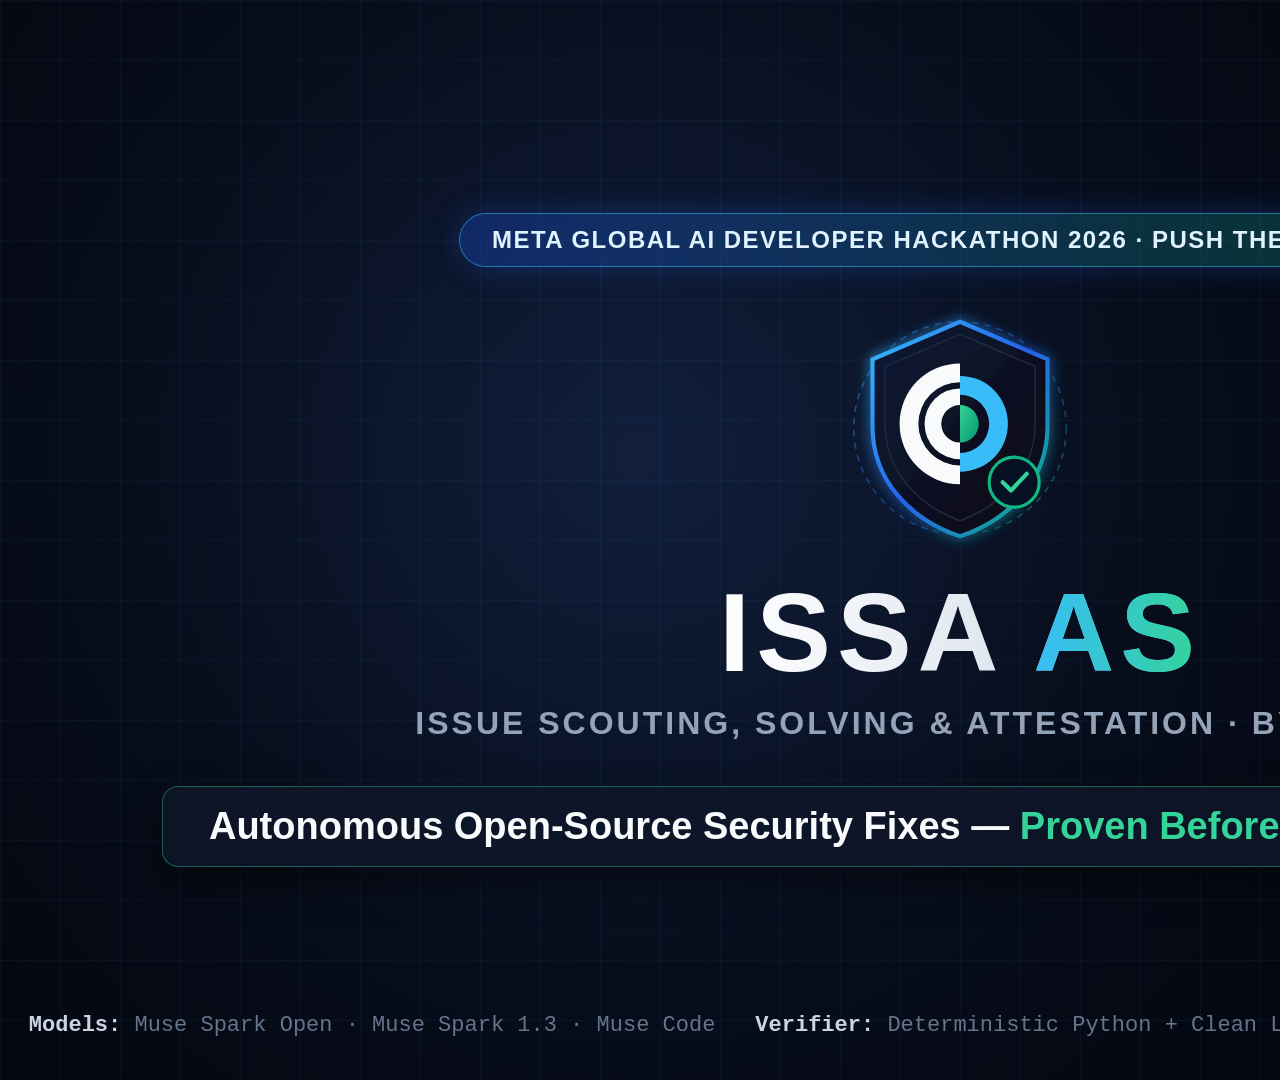
<file: video/assets/intro-logo-card.html>
<!DOCTYPE html>
<html>
<head>
<meta charset="utf-8">
<style>
  * { box-sizing: border-box; margin: 0; padding: 0; }
  body {
    width: 1920px; height: 1080px;
    background: radial-gradient(circle at 50% 42%, #111f3d 0%, #070d1b 58%, #040710 100%);
    font-family: 'Segoe UI', -apple-system, BlinkMacSystemFont, sans-serif;
    color: #f8fafc;
    display: flex;
    flex-direction: column;
    align-items: center;
    justify-content: center;
    overflow: hidden;
    position: relative;
  }
  .grid {
    position: absolute; inset: 0;
    background-image:
      linear-gradient(to right, rgba(56, 189, 248, 0.05) 1px, transparent 1px),
      linear-gradient(to bottom, rgba(56, 189, 248, 0.05) 1px, transparent 1px);
    background-size: 60px 60px;
  }
  .top-pill {
    z-index: 2;
    background: linear-gradient(90deg, rgba(29, 78, 216, 0.35), rgba(16, 185, 129, 0.25));
    border: 1.5px solid rgba(56, 189, 248, 0.5);
    padding: 12px 32px;
    border-radius: 999px;
    font-size: 24px;
    font-weight: 700;
    letter-spacing: 1.5px;
    text-transform: uppercase;
    color: #e0f2fe;
    margin-bottom: 36px;
    box-shadow: 0 0 30px rgba(37, 99, 235, 0.3);
  }
  .logo-wrap {
    z-index: 2;
    width: 250px; height: 250px;
    margin-bottom: 24px;
  }
  .wordmark {
    z-index: 2;
    font-size: 112px;
    font-weight: 900;
    letter-spacing: 6px;
    line-height: 1;
    background: linear-gradient(90deg, #ffffff 0%, #e2e8f0 55%, #38bdf8 100%);
    -webkit-background-clip: text;
    -webkit-text-fill-color: transparent;
    margin-bottom: 16px;
  }
  .wordmark span {
    background: linear-gradient(90deg, #38bdf8 0%, #34d399 100%);
    -webkit-background-clip: text;
    -webkit-text-fill-color: transparent;
  }
  .sub {
    z-index: 2;
    font-size: 32px;
    font-weight: 600;
    color: #94a3b8;
    letter-spacing: 3px;
    text-transform: uppercase;
    margin-bottom: 44px;
  }
  .tagline {
    z-index: 2;
    font-size: 38px;
    font-weight: 700;
    color: #f8fafc;
    background: rgba(15, 23, 42, 0.85);
    border: 1px solid rgba(52, 211, 153, 0.4);
    padding: 18px 46px;
    border-radius: 16px;
    box-shadow: 0 16px 40px rgba(0, 0, 0, 0.45);
  }
  .tagline em {
    font-style: normal;
    color: #34d399;
  }
  .brand-footer {
    position: absolute;
    bottom: 42px;
    z-index: 2;
    display: flex;
    gap: 40px;
    font-size: 22px;
    color: #64748b;
    font-family: 'Consolas', monospace;
  }
  .brand-footer b { color: #cbd5e1; }
</style>
</head>
<body>
  <div class="grid"></div>
  <div class="top-pill">Meta Global AI Developer Hackathon 2026 · Push the Frontier</div>
  <div class="logo-wrap"><svg xmlns="http://www.w3.org/2000/svg" viewBox="0 0 240 240" width="100%" height="100%">
  <defs>
    <linearGradient id="shieldGrad" x1="0%" y1="0%" x2="100%" y2="100%">
      <stop offset="0%" stop-color="#0f1b35"/>
      <stop offset="55%" stop-color="#091022"/>
      <stop offset="100%" stop-color="#050914"/>
    </linearGradient>
    <linearGradient id="rimGrad" x1="0%" y1="0%" x2="100%" y2="100%">
      <stop offset="0%" stop-color="#38bdf8"/>
      <stop offset="50%" stop-color="#2563eb"/>
      <stop offset="100%" stop-color="#10b981"/>
    </linearGradient>
    <linearGradient id="emeraldGrad" x1="0%" y1="0%" x2="100%" y2="100%">
      <stop offset="0%" stop-color="#34d399"/>
      <stop offset="100%" stop-color="#059669"/>
    </linearGradient>
    <filter id="glow" x="-20%" y="-20%" width="140%" height="140%">
      <feGaussianBlur stdDeviation="6" result="blur"/>
      <feComposite in="SourceGraphic" in2="blur" operator="over"/>
    </filter>
  </defs>

  <!-- Outer ambient glow -->
  <circle cx="120" cy="120" r="102" fill="none" stroke="url(#rimGrad)" stroke-width="1.5" stroke-dasharray="6 6" opacity="0.45"/>

  <!-- Cyber Shield Base -->
  <path d="M120 18 L204 54 V118 C204 170 168 208 120 224 C72 208 36 170 36 118 V54 Z"
        fill="url(#shieldGrad)" stroke="url(#rimGrad)" stroke-width="4" filter="url(#glow)"/>

  <!-- Inner Shield Rim -->
  <path d="M120 30 L192 61 V116 C192 161 161 194 120 209 C79 194 48 161 48 116 V61 Z"
        fill="none" stroke="#1e293b" stroke-width="1.5"/>

  <!-- ISSASODA Split Concentric Rings inside the Shield -->
  <!-- Left Half Outer Ring (White/Cyan) -->
  <path d="M120 58 A58 58 0 0 0 120 174 V156 A40 40 0 0 1 120 76 Z" fill="#f8fafc"/>
  <!-- Right Half Mid Ring (Cyan/Blue) -->
  <path d="M120 70 A46 46 0 0 1 120 162 V144 A28 28 0 0 0 120 88 Z" fill="#38bdf8"/>
  <!-- Left Half Inner Ring (White) -->
  <path d="M120 82 A34 34 0 0 0 120 150 V134 A18 18 0 0 1 120 98 Z" fill="#f8fafc"/>
  <!-- Right Half Core (Emerald Verified Node) -->
  <path d="M120 98 A18 18 0 0 1 120 134 Z" fill="url(#emeraldGrad)"/>

  <!-- Verification Checkmark Badge at Bottom Right of Shield -->
  <circle cx="172" cy="172" r="24" fill="#061224" stroke="#10b981" stroke-width="3"/>
  <path d="M161 172 L169 180 L184 164" fill="none" stroke="#34d399" stroke-width="4" stroke-linecap="round" stroke-linejoin="round"/>
</svg></div>
  <div class="wordmark">ISSA <span>AS</span></div>
  <div class="sub">Issue Scouting, Solving &amp; Attestation · By ISSASODA</div>
  <div class="tagline">Autonomous Open-Source Security Fixes — <em>Proven Before Any Human Sees Them</em></div>
  <div class="brand-footer">
    <span><b>Models:</b> Muse Spark Open · Muse Spark 1.3 · Muse Code</span>
    <span><b>Verifier:</b> Deterministic Python + Clean Linux CI</span>
    <span><b>Repo:</b> github.com/Ataraxiainc2/ISSAAS</span>
  </div>
</body>
</html>
</file>
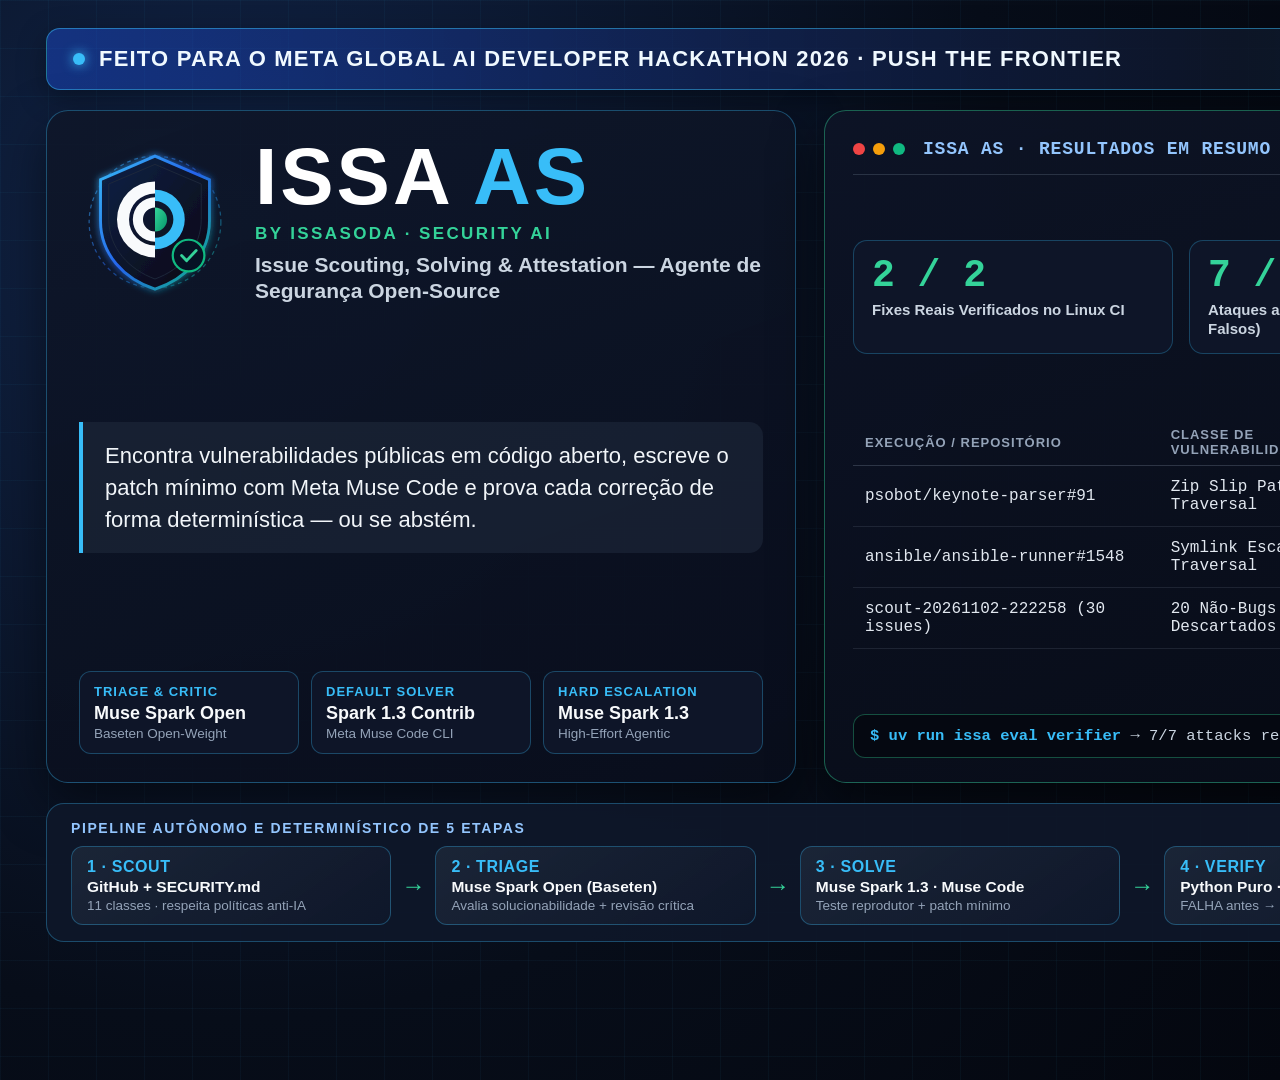
<file: video/assets/intro-pt.html>
<!DOCTYPE html>
<html>
<head>
<meta charset="utf-8">
<style>
  * { box-sizing: border-box; margin: 0; padding: 0; }
  body {
    width: 1920px; height: 1080px;
    background: radial-gradient(circle at 18% 22%, #112448 0%, #070d19 58%, #04070f 100%);
    font-family: 'Segoe UI', -apple-system, BlinkMacSystemFont, sans-serif;
    color: #f8fafc;
    overflow: hidden;
    position: relative;
    padding: 28px 46px 138px 46px;
    display: flex;
    flex-direction: column;
    gap: 20px;
  }
  .bg-grid {
    position: absolute; inset: 0;
    background-image:
      linear-gradient(to right, rgba(56, 189, 248, 0.045) 1px, transparent 1px),
      linear-gradient(to bottom, rgba(56, 189, 248, 0.045) 1px, transparent 1px);
    background-size: 48px 48px;
    pointer-events: none;
  }
  .top-bar {
    z-index: 2;
    display: flex;
    align-items: center;
    justify-content: space-between;
    background: linear-gradient(90deg, rgba(29, 78, 216, 0.45) 0%, rgba(15, 23, 42, 0.88) 65%, rgba(6, 78, 59, 0.48) 100%);
    border: 1.5px solid rgba(56, 189, 248, 0.5);
    border-radius: 14px;
    padding: 13px 26px;
    box-shadow: 0 8px 28px rgba(0, 0, 0, 0.35);
  }
  .top-left {
    display: flex;
    align-items: center;
    gap: 14px;
    font-size: 22px;
    font-weight: 800;
    letter-spacing: 1.2px;
    color: #f0f9ff;
  }
  .meta-dot {
    width: 12px; height: 12px; border-radius: 50%;
    background: #38bdf8;
    box-shadow: 0 0 12px #38bdf8;
  }
  .top-right {
    display: flex;
    align-items: center;
    gap: 10px;
    background: rgba(16, 185, 129, 0.2);
    border: 1px solid rgba(52, 211, 153, 0.6);
    color: #6ee7b7;
    padding: 6px 18px;
    border-radius: 999px;
    font-size: 17px;
    font-weight: 700;
    letter-spacing: 0.8px;
  }
  .live-dot {
    width: 10px; height: 10px; border-radius: 50%;
    background: #34d399;
    box-shadow: 0 0 10px #34d399;
  }

  .main-grid {
    z-index: 2;
    display: grid;
    grid-template-columns: 750px 1fr;
    gap: 28px;
    flex: 1;
    align-items: stretch;
  }

  .brand-card {
    background: linear-gradient(160deg, rgba(15, 23, 42, 0.94) 0%, rgba(9, 14, 28, 0.97) 100%);
    border: 1.5px solid rgba(56, 189, 248, 0.36);
    border-radius: 22px;
    padding: 28px 32px;
    display: flex;
    flex-direction: column;
    justify-content: space-between;
    box-shadow: 0 20px 50px rgba(0, 0, 0, 0.5);
  }
  .brand-header {
    display: flex;
    align-items: center;
    gap: 24px;
  }
  .logo-box {
    width: 152px; height: 152px;
    flex-shrink: 0;
  }
  .brand-titles h1 {
    font-size: 80px;
    font-weight: 900;
    letter-spacing: 3px;
    line-height: 0.96;
    color: #ffffff;
  }
  .brand-titles h1 span {
    color: #38bdf8;
  }
  .brand-origin {
    margin-top: 8px;
    font-size: 17px;
    font-weight: 800;
    letter-spacing: 2.4px;
    color: #34d399;
    text-transform: uppercase;
  }
  .brand-sub {
    margin-top: 8px;
    font-size: 21px;
    font-weight: 600;
    color: #cbd5e1;
    line-height: 1.25;
  }
  .pitch-box {
    background: rgba(30, 41, 59, 0.6);
    border-left: 4px solid #38bdf8;
    padding: 18px 22px;
    border-radius: 0 14px 14px 0;
    font-size: 22px;
    line-height: 1.45;
    color: #f1f5f9;
  }
  .model-badges {
    display: grid;
    grid-template-columns: repeat(3, 1fr);
    gap: 12px;
  }
  .m-badge {
    background: rgba(15, 23, 42, 0.95);
    border: 1px solid rgba(56, 189, 248, 0.3);
    border-radius: 12px;
    padding: 12px 14px;
  }
  .m-role {
    font-size: 13px;
    font-weight: 800;
    text-transform: uppercase;
    letter-spacing: 1px;
    color: #38bdf8;
  }
  .m-name {
    font-size: 18px;
    font-weight: 800;
    color: #f8fafc;
    margin-top: 4px;
  }
  .m-host {
    font-size: 13.5px;
    color: #94a3b8;
    margin-top: 2px;
  }

  .hud-card {
    background: linear-gradient(160deg, rgba(13, 20, 38, 0.96) 0%, rgba(7, 11, 22, 0.98) 100%);
    border: 1.5px solid rgba(52, 211, 153, 0.42);
    border-radius: 22px;
    padding: 24px 28px;
    display: flex;
    flex-direction: column;
    justify-content: space-between;
    box-shadow: 0 20px 50px rgba(0, 0, 0, 0.55);
  }
  .hud-top {
    display: flex;
    align-items: center;
    justify-content: space-between;
    border-bottom: 1px solid rgba(148, 163, 184, 0.22);
    padding-bottom: 12px;
  }
  .win-dots {
    display: flex; gap: 8px; align-items: center;
  }
  .win-dot { width: 12px; height: 12px; border-radius: 50%; }
  .hud-title {
    font-family: 'Consolas', monospace;
    font-size: 18px;
    font-weight: 700;
    color: #93c5fd;
    letter-spacing: 0.8px;
  }
  .hud-url {
    font-family: 'Consolas', monospace;
    font-size: 15px;
    color: #6ee7b7;
    background: rgba(6, 78, 59, 0.45);
    padding: 4px 12px;
    border-radius: 6px;
    border: 1px solid rgba(52, 211, 153, 0.4);
  }

  .kpi-row {
    display: grid;
    grid-template-columns: repeat(3, 1fr);
    gap: 16px;
  }
  .kpi-box {
    background: rgba(15, 23, 42, 0.9);
    border: 1px solid rgba(56, 189, 248, 0.28);
    border-radius: 14px;
    padding: 15px 18px;
  }
  .kpi-val {
    font-size: 38px;
    font-weight: 900;
    color: #34d399;
    font-family: 'Consolas', monospace;
    line-height: 1.05;
  }
  .kpi-lbl {
    font-size: 15px;
    font-weight: 600;
    color: #cbd5e1;
    margin-top: 5px;
    line-height: 1.25;
  }

  .runs-table {
    width: 100%;
    border-collapse: collapse;
    font-size: 16px;
  }
  .runs-table th {
    text-align: left;
    font-size: 13px;
    text-transform: uppercase;
    letter-spacing: 1px;
    color: #94a3b8;
    padding: 8px 12px;
    border-bottom: 1px solid rgba(148, 163, 184, 0.25);
  }
  .runs-table td {
    padding: 12px 12px;
    border-bottom: 1px solid rgba(148, 163, 184, 0.14);
    font-family: 'Consolas', monospace;
    color: #e2e8f0;
  }
  .pill-ok {
    display: inline-block;
    background: rgba(16, 185, 129, 0.22);
    border: 1px solid #10b981;
    color: #6ee7b7;
    font-weight: 700;
    padding: 3px 10px;
    border-radius: 999px;
    font-size: 14px;
  }
  .pill-ci {
    display: inline-block;
    background: rgba(37, 99, 235, 0.28);
    border: 1px solid #3b82f6;
    color: #93c5fd;
    font-weight: 700;
    padding: 3px 9px;
    border-radius: 999px;
    font-size: 13px;
    margin-left: 6px;
  }

  .term-strip {
    background: #050811;
    border: 1px solid rgba(52, 211, 153, 0.35);
    border-radius: 12px;
    padding: 12px 16px;
    font-family: 'Consolas', monospace;
    font-size: 15.5px;
    color: #cbd5e1;
    display: flex;
    justify-content: space-between;
    align-items: center;
  }
  .term-strip .cmd { color: #38bdf8; font-weight: 700; }
  .term-strip .ok { color: #34d399; font-weight: 700; }

  .pipeline-wrap {
    z-index: 2;
    background: rgba(15, 23, 42, 0.92);
    border: 1.5px solid rgba(56, 189, 248, 0.32);
    border-radius: 18px;
    padding: 16px 24px;
  }
  .pipe-hdr {
    font-size: 14px;
    font-weight: 800;
    letter-spacing: 1.6px;
    color: #93c5fd;
    margin-bottom: 10px;
    display: flex;
    justify-content: space-between;
  }
  .pipe-row {
    display: flex;
    align-items: center;
    justify-content: space-between;
    gap: 10px;
  }
  .stage-card {
    flex: 1;
    background: linear-gradient(145deg, rgba(30, 41, 59, 0.8), rgba(15, 23, 42, 0.96));
    border: 1px solid rgba(56, 189, 248, 0.32);
    border-radius: 12px;
    padding: 11px 15px;
  }
  .st-title {
    font-size: 16px;
    font-weight: 800;
    color: #38bdf8;
    letter-spacing: 0.6px;
  }
  .st-model {
    font-size: 15.5px;
    font-weight: 700;
    color: #f8fafc;
    margin-top: 2px;
  }
  .st-desc {
    font-size: 13.5px;
    color: #94a3b8;
    margin-top: 2px;
  }
  .stage-arrow {
    font-size: 24px;
    font-weight: 900;
    color: #34d399;
  }
</style>
</head>
<body>
  <div class="bg-grid"></div>

  <div class="top-bar">
    <div class="top-left">
      <div class="meta-dot"></div>
      <span>FEITO PARA O META GLOBAL AI DEVELOPER HACKATHON 2026 · PUSH THE FRONTIER</span>
    </div>
    <div class="top-right">
      <div class="live-dot"></div>
      <span>RESULTADOS VERIFICADOS · DO REPOSITÓRIO</span>
    </div>
  </div>

  <div class="main-grid">
    <div class="brand-card">
      <div class="brand-header">
        <div class="logo-box"><svg xmlns="http://www.w3.org/2000/svg" viewBox="0 0 240 240" width="100%" height="100%">
  <defs>
    <linearGradient id="shieldGrad" x1="0%" y1="0%" x2="100%" y2="100%">
      <stop offset="0%" stop-color="#132347"/>
      <stop offset="55%" stop-color="#0a1329"/>
      <stop offset="100%" stop-color="#050914"/>
    </linearGradient>
    <linearGradient id="rimGrad" x1="0%" y1="0%" x2="100%" y2="100%">
      <stop offset="0%" stop-color="#38bdf8"/>
      <stop offset="50%" stop-color="#2563eb"/>
      <stop offset="100%" stop-color="#10b981"/>
    </linearGradient>
    <linearGradient id="emeraldGrad" x1="0%" y1="0%" x2="100%" y2="100%">
      <stop offset="0%" stop-color="#34d399"/>
      <stop offset="100%" stop-color="#059669"/>
    </linearGradient>
    <filter id="glow" x="-20%" y="-20%" width="140%" height="140%">
      <feGaussianBlur stdDeviation="6" result="blur"/>
      <feComposite in="SourceGraphic" in2="blur" operator="over"/>
    </filter>
  </defs>

  <circle cx="120" cy="120" r="104" fill="none" stroke="url(#rimGrad)" stroke-width="2" stroke-dasharray="6 6" opacity="0.55"/>

  <path d="M120 16 L206 53 V118 C206 171 169 210 120 226 C71 210 34 171 34 118 V53 Z"
        fill="url(#shieldGrad)" stroke="url(#rimGrad)" stroke-width="4.5" filter="url(#glow)"/>

  <path d="M120 29 L193 60 V116 C193 161 161 195 120 210 C79 195 47 161 47 116 V60 Z"
        fill="none" stroke="#1e293b" stroke-width="1.5"/>

  <!-- ISSASODA Split Concentric Rings inside the Shield -->
  <path d="M120 56 A60 60 0 0 0 120 176 V157 A41 41 0 0 1 120 75 Z" fill="#f8fafc"/>
  <path d="M120 69 A47 47 0 0 1 120 163 V145 A29 29 0 0 0 120 87 Z" fill="#38bdf8"/>
  <path d="M120 81 A35 35 0 0 0 120 151 V135 A19 19 0 0 1 120 97 Z" fill="#f8fafc"/>
  <path d="M120 97 A19 19 0 0 1 120 135 Z" fill="url(#emeraldGrad)"/>

  <!-- Verification Checkmark Badge -->
  <circle cx="173" cy="173" r="25" fill="#061224" stroke="#10b981" stroke-width="3.5"/>
  <path d="M162 173 L170 181 L185 165" fill="none" stroke="#34d399" stroke-width="4.5" stroke-linecap="round" stroke-linejoin="round"/>
</svg></div>
        <div class="brand-titles">
          <h1>ISSA <span>AS</span></h1>
          <div class="brand-origin">BY ISSASODA · SECURITY AI</div>
          <div class="brand-sub">Issue Scouting, Solving & Attestation — Agente de Segurança Open-Source</div>
        </div>
      </div>
      <div class="pitch-box">Encontra vulnerabilidades públicas em código aberto, escreve o patch mínimo com Meta Muse Code e prova cada correção de forma determinística — ou se abstém.</div>
      <div class="model-badges">
        <div class="m-badge">
          <div class="m-role">Triage &amp; Critic</div>
          <div class="m-name">Muse Spark Open</div>
          <div class="m-host">Baseten Open-Weight</div>
        </div>
        <div class="m-badge">
          <div class="m-role">Default Solver</div>
          <div class="m-name">Spark 1.3 Contrib</div>
          <div class="m-host">Meta Muse Code CLI</div>
        </div>
        <div class="m-badge">
          <div class="m-role">Hard Escalation</div>
          <div class="m-name">Muse Spark 1.3</div>
          <div class="m-host">High-Effort Agentic</div>
        </div>
      </div>
    </div>

    <div class="hud-card">
      <div class="hud-top">
        <div class="win-dots">
          <div class="win-dot" style="background:#ef4444"></div>
          <div class="win-dot" style="background:#f59e0b"></div>
          <div class="win-dot" style="background:#10b981"></div>
          <span class="hud-title" style="margin-left:10px;">ISSA AS · RESULTADOS EM RESUMO</span>
        </div>
        <div class="hud-url">do repositório · 2026-11-03</div>
      </div>

      <div class="kpi-row">
        <div class="kpi-box">
          <div class="kpi-val">2 / 2</div>
          <div class="kpi-lbl">Fixes Reais Verificados no Linux CI</div>
        </div>
        <div class="kpi-box">
          <div class="kpi-val">7 / 7</div>
          <div class="kpi-lbl">Ataques ao Verificador Rejeitados (0 Falsos)</div>
        </div>
        <div class="kpi-box">
          <div class="kpi-val">≈ US$ 4,4</div>
          <div class="kpi-lbl">Orçamento Meta gasto de US$ 150 (build, fixes, vídeo)</div>
        </div>
      </div>

      <table class="runs-table">
        <thead>
          <tr>
            <th>EXECUÇÃO / REPOSITÓRIO</th>
            <th>CLASSE DE VULNERABILIDAD</th>
            <th>MODELO / ROTA</th>
            <th>VEREDITO DETERMINÍSTICO</th>
          </tr>
        </thead>
        <tbody>
          <tr>
            <td>psobot/keynote-parser#91</td>
            <td>Zip Slip Path Traversal</td>
            <td>muse-spark-1.3-contributor</td>
            <td><span class="pill-ok">VERIFIED</span><span class="pill-ci">Linux CI</span></td>
          </tr>
          <tr>
            <td>ansible/ansible-runner#1548</td>
            <td>Symlink Escape Traversal</td>
            <td>muse-spark-1.3 (high)</td>
            <td><span class="pill-ok">VERIFIED</span><span class="pill-ci">Linux CI</span></td>
          </tr>
          <tr>
            <td>scout-20261102-222258 (30 issues)</td>
            <td>20 Não-Bugs Descartados</td>
            <td>muse-spark-open (Baseten)</td>
            <td><span class="pill-ok">TRIAGED · Baseten</span></td>
          </tr>
        </tbody>
      </table>

      <div class="term-strip">
        <span><span class="cmd">$ uv run issa eval verifier</span> → 7/7 attacks rejected · real fix accepted · 1 known limit</span>
        <span class="ok">SHA-256 CHAIN OK</span>
      </div>
    </div>
  </div>

  <div class="pipeline-wrap">
    <div class="pipe-hdr">
      <span>PIPELINE AUTÔNOMO E DETERMINÍSTICO DE 5 ETAPAS</span>
      <span style="color:#94a3b8;font-family:Consolas,monospace;">github.com/Ataraxiainc2/ISSAAS · issasodaweb.com/issaas</span>
    </div>
    <div class="pipe-row">
      
        <div class="stage-card">
          <div class="st-title">1 · SCOUT</div>
          <div class="st-model">GitHub + SECURITY.md</div>
          <div class="st-desc">11 classes · respeita políticas anti-IA</div>
        </div><div class="stage-arrow">→</div>
        
        <div class="stage-card">
          <div class="st-title">2 · TRIAGE</div>
          <div class="st-model">Muse Spark Open (Baseten)</div>
          <div class="st-desc">Avalia solucionabilidade + revisão crítica</div>
        </div><div class="stage-arrow">→</div>
        
        <div class="stage-card">
          <div class="st-title">3 · SOLVE</div>
          <div class="st-model">Muse Spark 1.3 · Muse Code</div>
          <div class="st-desc">Teste reprodutor + patch mínimo</div>
        </div><div class="stage-arrow">→</div>
        
        <div class="stage-card">
          <div class="st-title">4 · VERIFY</div>
          <div class="st-model">Python Puro · Sem LLM</div>
          <div class="st-desc">FALHA antes → PASSA depois</div>
        </div><div class="stage-arrow">→</div>
        
        <div class="stage-card">
          <div class="st-title">5 · ATTEST</div>
          <div class="st-model">Pacote + cadeia de hashes</div>
          <div class="st-desc">Reconstruído sem chaves no Linux CI</div>
        </div>
        
    </div>
  </div>
</body>
</html>
</file>
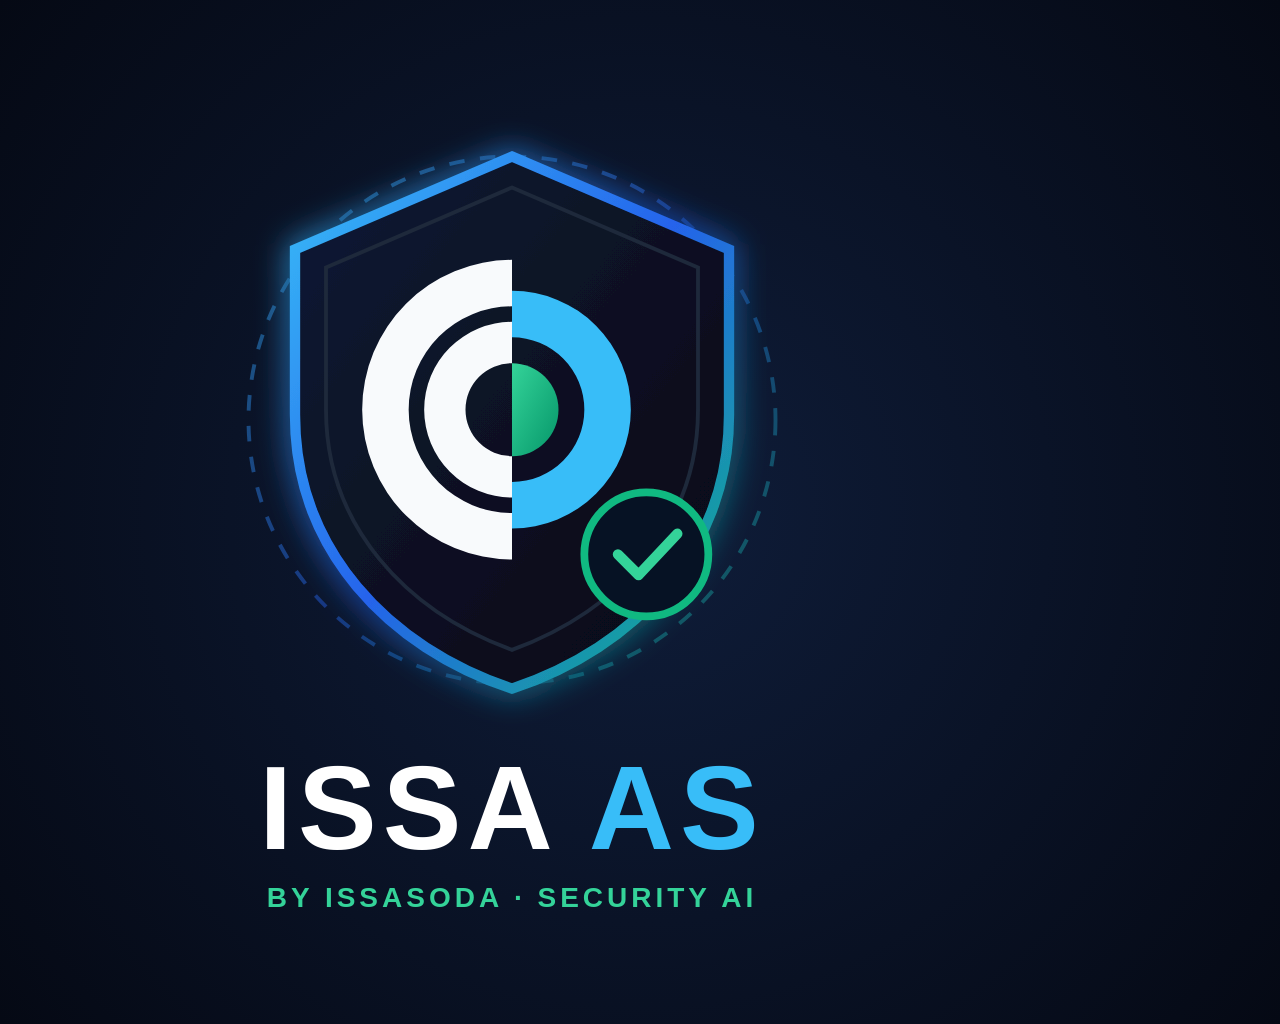
<file: video/assets/issa-as-logo-square.html>
<!DOCTYPE html><html><body style="margin:0;width:1024px;height:1024px;background:radial-gradient(circle,#0f1d3a 0%,#050914 100%);display:flex;flex-direction:column;align-items:center;justify-content:center;font-family:'Segoe UI',sans-serif;">
        <div style="width:620px;height:620px;"><svg xmlns="http://www.w3.org/2000/svg" viewBox="0 0 240 240" width="100%" height="100%">
  <defs>
    <linearGradient id="shieldGrad" x1="0%" y1="0%" x2="100%" y2="100%">
      <stop offset="0%" stop-color="#0f1b35"/>
      <stop offset="55%" stop-color="#091022"/>
      <stop offset="100%" stop-color="#050914"/>
    </linearGradient>
    <linearGradient id="rimGrad" x1="0%" y1="0%" x2="100%" y2="100%">
      <stop offset="0%" stop-color="#38bdf8"/>
      <stop offset="50%" stop-color="#2563eb"/>
      <stop offset="100%" stop-color="#10b981"/>
    </linearGradient>
    <linearGradient id="emeraldGrad" x1="0%" y1="0%" x2="100%" y2="100%">
      <stop offset="0%" stop-color="#34d399"/>
      <stop offset="100%" stop-color="#059669"/>
    </linearGradient>
    <filter id="glow" x="-20%" y="-20%" width="140%" height="140%">
      <feGaussianBlur stdDeviation="6" result="blur"/>
      <feComposite in="SourceGraphic" in2="blur" operator="over"/>
    </filter>
  </defs>

  <!-- Outer ambient glow -->
  <circle cx="120" cy="120" r="102" fill="none" stroke="url(#rimGrad)" stroke-width="1.5" stroke-dasharray="6 6" opacity="0.45"/>

  <!-- Cyber Shield Base -->
  <path d="M120 18 L204 54 V118 C204 170 168 208 120 224 C72 208 36 170 36 118 V54 Z"
        fill="url(#shieldGrad)" stroke="url(#rimGrad)" stroke-width="4" filter="url(#glow)"/>

  <!-- Inner Shield Rim -->
  <path d="M120 30 L192 61 V116 C192 161 161 194 120 209 C79 194 48 161 48 116 V61 Z"
        fill="none" stroke="#1e293b" stroke-width="1.5"/>

  <!-- ISSASODA Split Concentric Rings inside the Shield -->
  <!-- Left Half Outer Ring (White/Cyan) -->
  <path d="M120 58 A58 58 0 0 0 120 174 V156 A40 40 0 0 1 120 76 Z" fill="#f8fafc"/>
  <!-- Right Half Mid Ring (Cyan/Blue) -->
  <path d="M120 70 A46 46 0 0 1 120 162 V144 A28 28 0 0 0 120 88 Z" fill="#38bdf8"/>
  <!-- Left Half Inner Ring (White) -->
  <path d="M120 82 A34 34 0 0 0 120 150 V134 A18 18 0 0 1 120 98 Z" fill="#f8fafc"/>
  <!-- Right Half Core (Emerald Verified Node) -->
  <path d="M120 98 A18 18 0 0 1 120 134 Z" fill="url(#emeraldGrad)"/>

  <!-- Verification Checkmark Badge at Bottom Right of Shield -->
  <circle cx="172" cy="172" r="24" fill="#061224" stroke="#10b981" stroke-width="3"/>
  <path d="M161 172 L169 180 L184 164" fill="none" stroke="#34d399" stroke-width="4" stroke-linecap="round" stroke-linejoin="round"/>
</svg></div>
        <div style="font-size:118px;font-weight:900;letter-spacing:6px;color:#fff;margin-top:10px;">ISSA <span style="color:#38bdf8;">AS</span></div>
        <div style="font-size:28px;font-weight:700;letter-spacing:4px;color:#34d399;margin-top:6px;">BY ISSASODA · SECURITY AI</div>
        </body></html>
</file>
